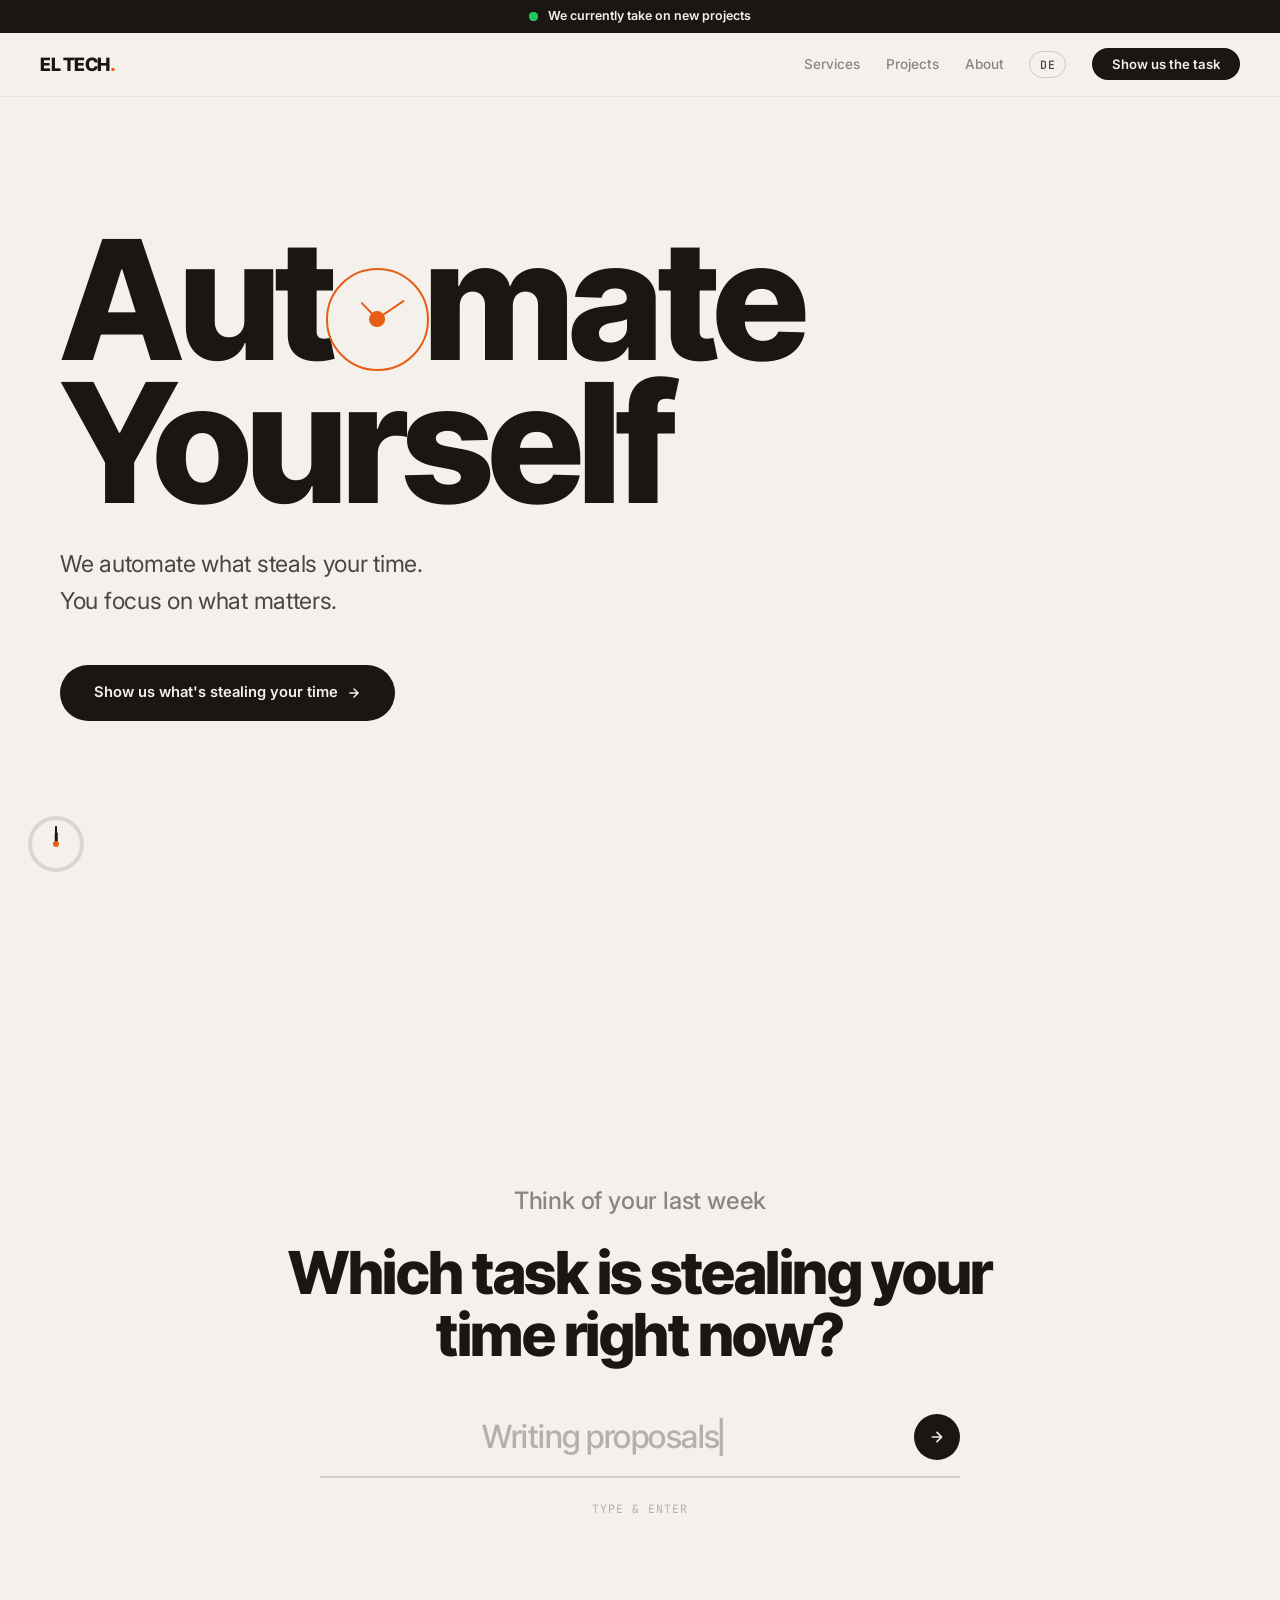
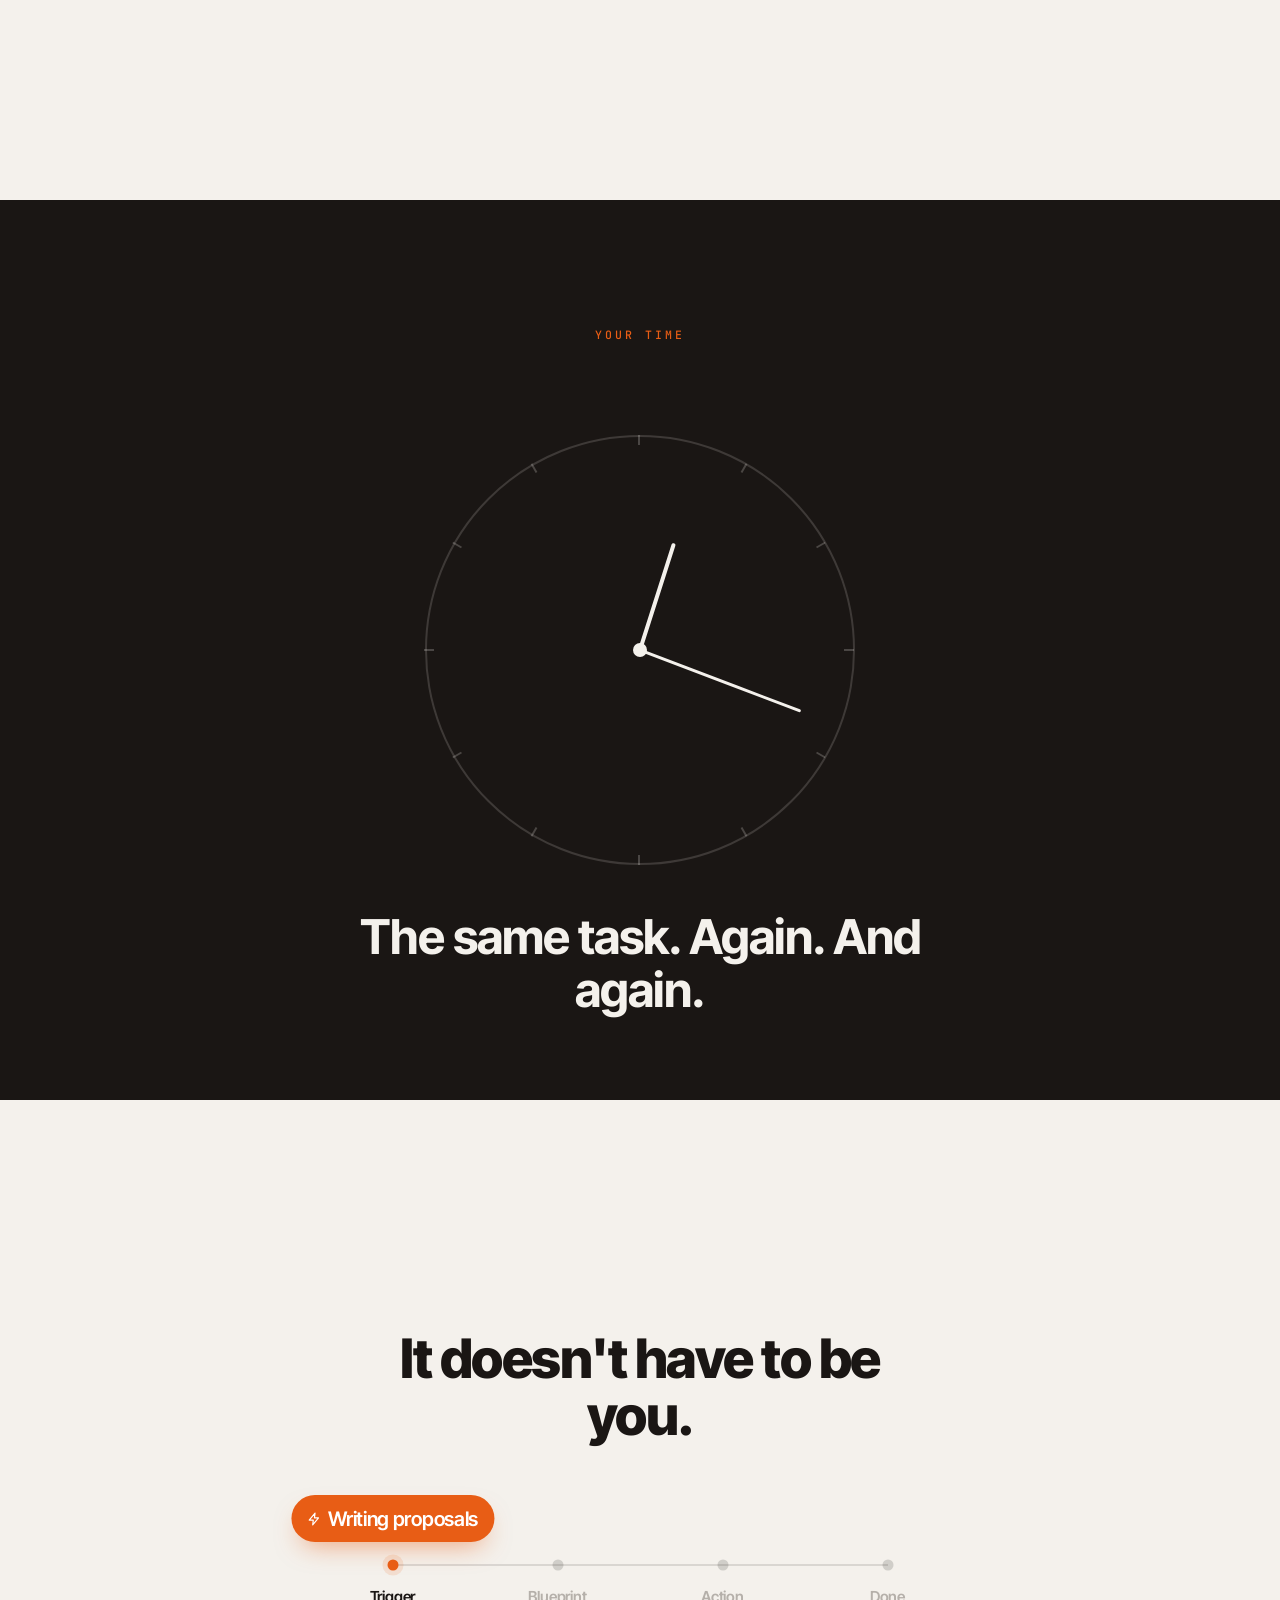
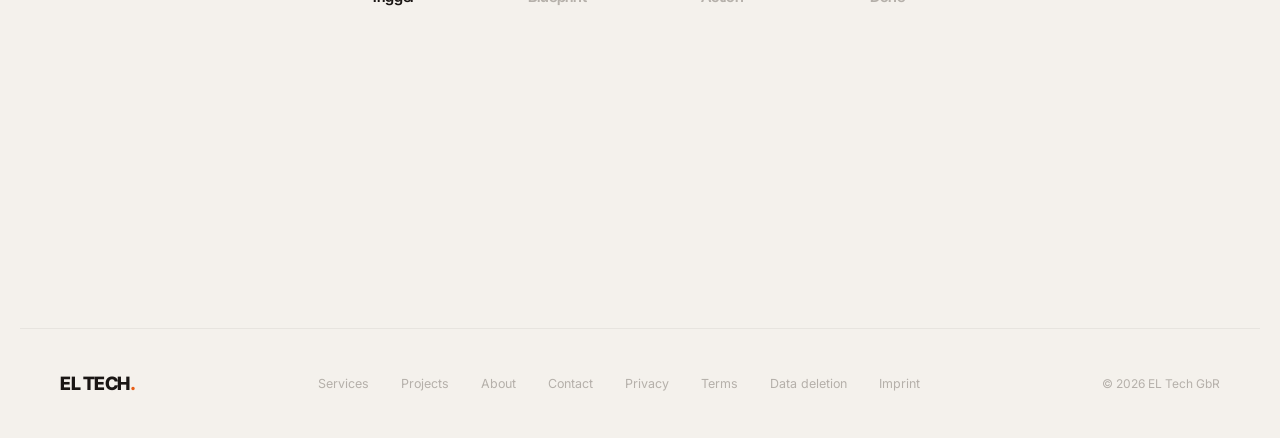
<file: index.html>
<!DOCTYPE html>
<html lang="de">
<head>
<meta charset="UTF-8">
<meta name="viewport" content="width=device-width, initial-scale=1.0">
<title>EL Tech · Automatisierung & IT-Dienstleistungen aus Nürnberg</title>
<meta name="description" content="EL Tech automatisiert die Aufgaben, die dir täglich Zeit stehlen: Prozessautomatisierung, Workflow-Automatisierung, KI-Integration und IT-Dienstleistungen für Unternehmen.">
<meta name="robots" content="index, follow, max-image-preview:large, max-snippet:-1">
<link rel="canonical" href="https://el-tech.io/">
<meta name="theme-color" content="#f4f1ec">
<link rel="icon" href="data:image/svg+xml,%3Csvg%20xmlns='http://www.w3.org/2000/svg'%20viewBox='0%200%2032%2032'%3E%3Crect%20width='32'%20height='32'%20rx='7'%20fill='%231a1614'/%3E%3Ctext%20x='13'%20y='21'%20font-family='Arial,sans-serif'%20font-size='13'%20font-weight='700'%20fill='%23f4f1ec'%20text-anchor='middle'%3EEL%3C/text%3E%3Ccircle%20cx='25'%20cy='22'%20r='2.4'%20fill='%23e85d15'/%3E%3C/svg%3E">
<meta property="og:type" content="website">
<meta property="og:site_name" content="EL Tech">
<meta property="og:locale" content="de_DE">
<meta property="og:url" content="https://el-tech.io/">
<meta property="og:title" content="EL Tech · Automatisierung & IT-Dienstleistungen aus Nürnberg">
<meta property="og:description" content="Zeig uns die eine Aufgabe, die dir Zeit raubt — den Rest übernimmt die Maschine.">
<meta property="og:image" content="https://el-tech.io/og.png">
<meta name="twitter:card" content="summary_large_image">
<meta name="twitter:title" content="EL Tech · Automatisierung & IT-Dienstleistungen aus Nürnberg">
<meta name="twitter:description" content="Zeig uns die eine Aufgabe, die dir Zeit raubt — den Rest übernimmt die Maschine.">
<meta name="twitter:image" content="https://el-tech.io/og.png">
<link rel="preconnect" href="https://fonts.googleapis.com"><link rel="preconnect" href="https://fonts.gstatic.com" crossorigin>
<link href="https://fonts.googleapis.com/css2?family=Inter:wght@400;500;600;700&family=Inter+Tight:wght@500;600;700;800;900&family=JetBrains+Mono:wght@400;500&display=swap" rel="stylesheet">
<link rel="stylesheet" href="styles.css">
<script type="application/ld+json">
{
  "@context": "https://schema.org",
  "@type": "ProfessionalService",
  "name": "EL Tech",
  "legalName": "EL Tech GbR",
  "url": "https://el-tech.io/",
  "image": "https://el-tech.io/og.png",
  "email": "hello@el-tech.io",
  "telephone": "+4917614265579",
  "priceRange": "\u20ac\u20ac",
  "description": "EL Tech entwickelt ma\u00dfgeschneiderte Automatisierungen und digitale Prozessl\u00f6sungen \u2014 Prozessautomatisierung, Workflow-Automatisierung, KI-Integration und IT-Dienstleistungen f\u00fcr Unternehmen.",
  "areaServed": { "@type": "Country", "name": "Deutschland" },
  "address": { "@type": "PostalAddress", "streetAddress": "Oedenberger Str. 97", "postalCode": "90491", "addressLocality": "N\u00fcrnberg", "addressRegion": "Bayern", "addressCountry": "DE" },
  "knowsAbout": ["Prozessautomatisierung", "Workflow-Automatisierung", "Hyperautomatisierung", "KI-Integration", "IT-Dienstleistungen", "Business Process Automation"],
  "sameAs": [
    "https://www.linkedin.com/company/eltechnologies",
    "https://www.instagram.com/eltech.io/"
  ],
  "hasOfferCatalog": {
    "@type": "OfferCatalog", "name": "Leistungen",
    "itemListElement": [
      { "@type": "Offer", "itemOffered": { "@type": "Service", "name": "Prozessautomatisierung" } },
      { "@type": "Offer", "itemOffered": { "@type": "Service", "name": "Workflow- & Hyperautomatisierung" } },
      { "@type": "Offer", "itemOffered": { "@type": "Service", "name": "KI-Integration" } },
      { "@type": "Offer", "itemOffered": { "@type": "Service", "name": "IT-Dienstleistungen" } }
    ]
  }
}
</script>
</head>
<body data-title-de="EL Tech · Automatisierung & IT-Dienstleistungen aus Nürnberg" data-title-en="EL Tech · Automation & IT services from Nuremberg">

<div class="mini-clock" id="miniClock" aria-hidden="true"><div class="mc-ring" id="mcRing"></div><div class="mc-hand mc-hour" id="mcHour"></div><div class="mc-hand mc-min" id="mcMin"></div><div class="mc-center"></div></div>

<div class="site-header">
<div class="announce"><div class="slot" id="slotNav"><span class="slot-mark"></span><span class="slot-text"></span></div></div>
<nav id="nav">
  <a href="/" class="logo">EL TECH<span>.</span></a>
  <ul class="nav-links" id="navLinks">
    <li><a data-i18n="nav.services" href="leistungen">Leistungen</a></li>
    <li><a data-i18n="nav.work" href="projekte">Projekte</a></li>
    <li><a data-i18n="nav.about" href="ueber-uns">Über uns</a></li>
    <li><button id="langToggle" class="lang-toggle" onclick="toggleLang()" aria-label="Switch language">EN</button></li>
    <li><a data-i18n="nav.cta" href="kontakt" class="nav-cta">Aufgabe zeigen</a></li>
  </ul>
  <button class="hamburger" onclick="toggleMenu()" aria-label="Menü"><span></span><span></span><span></span></button>
</nav>
</div>

<!-- HERO -->
<section class="hero" id="hero">
  <div class="hero-content">
    <h1 class="hero-h1" id="heroH1">
      <span class="ln">Aut<span class="o-wrap"><span class="o-letter" id="oLetter">o</span></span>mate</span>
      <span class="ln ln2" id="ln2">Yourself<span class="ul" id="heroUl"></span></span>
    </h1>
    <span class="clock-o" id="clockO" aria-hidden="true"><i class="oc-min"></i><i class="oc-hour"></i><i class="oc-dot"></i></span>
    <p class="hero-sub" data-i18n-html="hero.sub">Wir automatisieren, was dir die Zeit raubt.<br>Du machst das, was zählt.</p>
    <div class="hero-cta-wrap">
      <a href="#task" class="btn btn-dark">
        <span data-i18n="hero.cta">Zeig uns, was dir die Zeit raubt</span>
        <svg width="14" height="14" viewBox="0 0 24 24" fill="none" stroke="currentColor" stroke-width="2.5" stroke-linecap="round" stroke-linejoin="round"><path d="M5 12h14M12 5l7 7-7 7"/></svg>
      </a>
    </div>
  </div>
</section>

<!-- TASK -->
<section class="task-screen reveal" id="task">
  <span class="task-lead" data-i18n="task.eyebrow">Denk an deine letzte Woche</span>
  <h2 class="task-q" data-i18n="task.q">Welche Aufgabe raubt dir gerade Zeit?</h2>
  <div class="flow" id="flow">
    <form class="task-field" onsubmit="return doneTask(event)">
      <input class="task-input" id="taskInput" type="text" autocomplete="off" maxlength="42" aria-label="Die Aufgabe, die dir gerade Zeit raubt">
      <button type="submit" class="task-go" aria-label="Los">
        <svg width="16" height="16" viewBox="0 0 24 24" fill="none" stroke="currentColor" stroke-width="2.5" stroke-linecap="round" stroke-linejoin="round"><path d="M5 12h14M12 5l7 7-7 7"/></svg>
      </button>
    </form>
    <p class="task-hint" id="taskHint" data-i18n="task.hint">Tippen &amp; Enter</p>
    <p class="task-ack" id="taskAck" data-i18n="task.ack">Schau, was dich das wirklich kostet.</p>
  </div>
</section>

<!-- SCENE -->
<section class="scene" id="scene">
  <div class="scene-stage">
    <span class="scene-label label" data-i18n="scene.label">Deine Zeit</span>
    <p class="scene-task" id="sceneTask" hidden></p>
    <div class="clock" id="clock">
      <div class="clock-face"></div>
      <div class="hand h-hour" id="handHour"></div>
      <div class="hand h-min" id="handMin"></div>
      <div class="clock-center"></div>
    </div>
    <div class="scene-beats">
      <p class="beat" data-i18n="scene.b1">Dieselbe Aufgabe. Wieder. Und wieder.</p>
      <p class="beat" data-i18n="scene.b2">So verrinnt deine Zeit.</p>
      <p class="beat" data-i18n-html="scene.b3">Und die Zeit bekommst du <b>zurück</b>.</p>
    </div>
  </div>
</section>

<!-- SOLUTION -->
<section class="solution reveal" id="solution">
  <h2 class="solution-lead" data-i18n="solution.lead">Es muss nicht von dir kommen.</h2>
  <div class="pipe" aria-hidden="true">
    <div class="pipe-rail" id="pipeRail">
      <span class="pipe-chip" id="pipeChip"><svg width="14" height="14" viewBox="0 0 24 24" fill="none" stroke="currentColor" stroke-width="2" stroke-linecap="round" stroke-linejoin="round"><path d="M13 2L3 14h7l-1 8 10-12h-7l1-8z"/></svg><span id="pipeChipText">Aufgabe</span></span>
      <div class="pipe-line2">
        <div class="pipe-base"></div>
        <div class="pipe-prog" id="pipeProg"></div>
        <span class="dot" style="left:12.5%"></span>
        <span class="dot" style="left:37.5%"></span>
        <span class="dot" style="left:62.5%"></span>
        <span class="dot" style="left:87.5%"></span>
      </div>
      <div class="pipe-labels">
        <span data-i18n="pipe.n1">Auslöser</span>
        <span data-i18n="pipe.n2">Konzeption</span>
        <span data-i18n="pipe.n3">Aktion</span>
        <span data-i18n="pipe.n4">Erledigt</span>
      </div>
    </div>
    <p class="pipe-result" id="pipeResult" data-i18n-html="pipe.result">Läuft jetzt <b>von selbst</b>. Jede Woche aufs Neue.</p>
  </div>
</section>


<footer>
  <a href="/" class="logo">EL TECH<span>.</span></a>
  <div class="footer-links">
    <a href="leistungen" data-i18n="nav.services">Leistungen</a>
    <a href="projekte" data-i18n="nav.work">Projekte</a>
    <a href="ueber-uns" data-i18n="nav.about">Über uns</a>
    <a href="kontakt" data-i18n="footer.contact">Kontakt</a>
    <a href="datenschutz" data-i18n="footer.privacy">Datenschutz</a>
    <a href="agb" data-i18n="footer.terms">AGB</a>
    <a href="datenloeschung" data-i18n="footer.deletion">Datenlöschung</a>
    <a href="impressum" data-i18n="footer.imprint">Impressum</a>
  </div>
  <div class="footer-copy">© 2026 EL Tech GbR</div>
</footer>
<script src="app.js"></script>
</body>
</html>
</file>
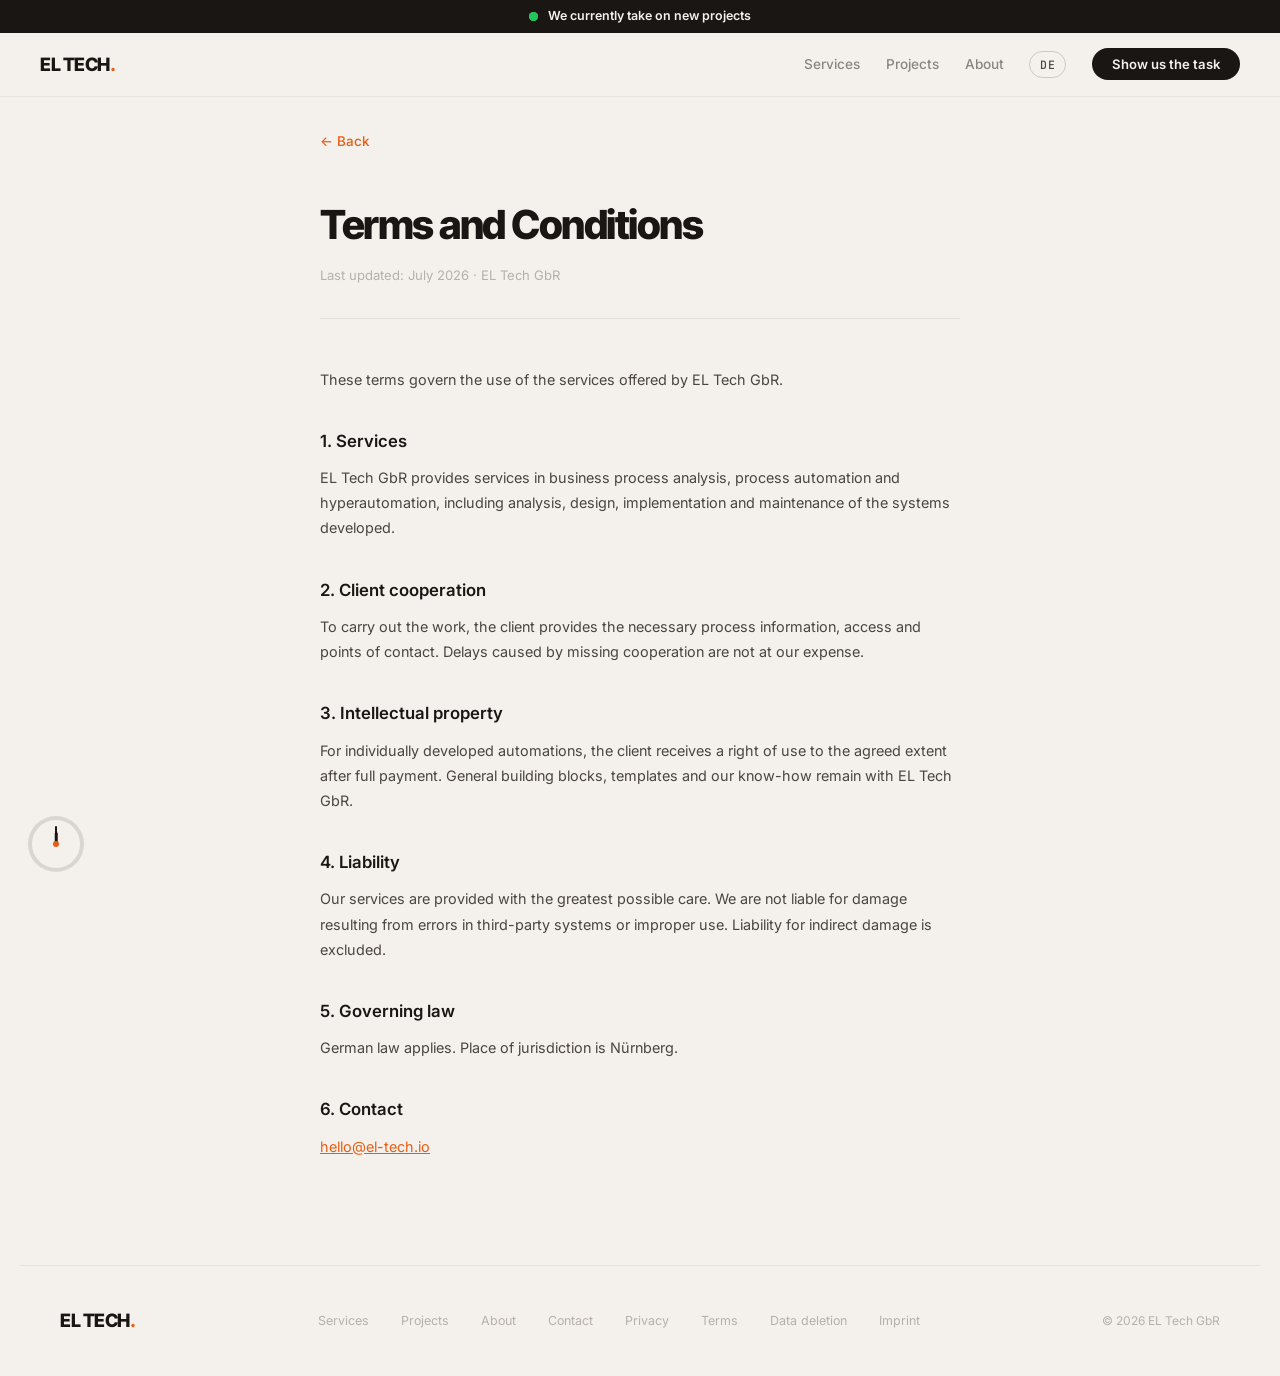
<file: agb.html>
<!DOCTYPE html>
<html lang="de">
<head>
<meta charset="UTF-8">
<meta name="viewport" content="width=device-width, initial-scale=1.0">
<title>AGB · EL Tech</title>
<meta name="description" content="Allgemeine Geschäftsbedingungen der EL Tech GbR.">
<meta name="robots" content="index, follow, max-image-preview:large, max-snippet:-1">
<link rel="canonical" href="https://el-tech.io/agb">
<meta name="theme-color" content="#f4f1ec">
<link rel="icon" href="data:image/svg+xml,%3Csvg%20xmlns='http://www.w3.org/2000/svg'%20viewBox='0%200%2032%2032'%3E%3Crect%20width='32'%20height='32'%20rx='7'%20fill='%231a1614'/%3E%3Ctext%20x='13'%20y='21'%20font-family='Arial,sans-serif'%20font-size='13'%20font-weight='700'%20fill='%23f4f1ec'%20text-anchor='middle'%3EEL%3C/text%3E%3Ccircle%20cx='25'%20cy='22'%20r='2.4'%20fill='%23e85d15'/%3E%3C/svg%3E">
<meta property="og:type" content="website">
<meta property="og:site_name" content="EL Tech">
<meta property="og:locale" content="de_DE">
<meta property="og:url" content="https://el-tech.io/agb">
<meta property="og:title" content="AGB · EL Tech">
<meta property="og:description" content="AGB der EL Tech GbR.">
<meta property="og:image" content="https://el-tech.io/og.png">
<meta name="twitter:card" content="summary_large_image">
<meta name="twitter:title" content="AGB · EL Tech">
<meta name="twitter:description" content="AGB der EL Tech GbR.">
<meta name="twitter:image" content="https://el-tech.io/og.png">
<link rel="preconnect" href="https://fonts.googleapis.com"><link rel="preconnect" href="https://fonts.gstatic.com" crossorigin>
<link href="https://fonts.googleapis.com/css2?family=Inter:wght@400;500;600;700&family=Inter+Tight:wght@500;600;700;800;900&family=JetBrains+Mono:wght@400;500&display=swap" rel="stylesheet">
<link rel="stylesheet" href="styles.css">
</head>
<body data-title-de="AGB · EL Tech" data-title-en="Terms · EL Tech">

<div class="mini-clock" id="miniClock" aria-hidden="true"><div class="mc-ring" id="mcRing"></div><div class="mc-hand mc-hour" id="mcHour"></div><div class="mc-hand mc-min" id="mcMin"></div><div class="mc-center"></div></div>

<div class="site-header">
<div class="announce"><div class="slot" id="slotNav"><span class="slot-mark"></span><span class="slot-text"></span></div></div>
<nav id="nav">
  <a href="/" class="logo">EL TECH<span>.</span></a>
  <ul class="nav-links" id="navLinks">
    <li><a data-i18n="nav.services" href="leistungen">Leistungen</a></li>
    <li><a data-i18n="nav.work" href="projekte">Projekte</a></li>
    <li><a data-i18n="nav.about" href="ueber-uns">Über uns</a></li>
    <li><button id="langToggle" class="lang-toggle" onclick="toggleLang()" aria-label="Switch language">EN</button></li>
    <li><a data-i18n="nav.cta" href="kontakt" class="nav-cta">Aufgabe zeigen</a></li>
  </ul>
  <button class="hamburger" onclick="toggleMenu()" aria-label="Menü"><span></span><span></span><span></span></button>
</nav>
</div>

<div class="legal-page active">
  <a href="/" class="back-link" data-i18n="legal.back">← Zurück</a>
  <div data-lang="de">
    <h1>Allgemeine Geschäftsbedingungen</h1>
    <div class="legal-meta">Stand: Juli 2026 · EL Tech GbR</div>
  <p>Diese AGB regeln die Nutzung der von EL Tech GbR angebotenen Dienste.</p>
  <h2>1. Leistungen</h2>
  <p>EL Tech GbR erbringt Leistungen in den Bereichen Business Process Analysis, Prozessautomatisierung und Hyperautomatisierung, einschließlich Analyse, Konzeption, Umsetzung sowie Wartung der entwickelten Systeme.</p>
  <h2>2. Mitwirkung des Kunden</h2>
  <p>Für die Umsetzung stellt der Kunde die erforderlichen Prozessinformationen, Zugänge und Ansprechpartner bereit. Verzögerungen aufgrund fehlender Mitwirkung gehen nicht zu unseren Lasten.</p>
  <h2>3. Geistiges Eigentum</h2>
  <p>An individuell entwickelten Automatisierungen erhält der Kunde nach vollständiger Bezahlung ein Nutzungsrecht im vereinbarten Umfang. Allgemeine Bausteine, Vorlagen und unser Know-how verbleiben bei EL Tech GbR.</p>
  <h2>4. Haftung</h2>
  <p>Unsere Dienste werden mit größtmöglicher Sorgfalt erbracht. Für Schäden aus Fehlern in Drittsystemen oder unsachgemäßer Nutzung haften wir nicht. Eine Haftung für indirekte Schäden ist ausgeschlossen.</p>
  <h2>5. Anwendbares Recht</h2>
  <p>Es gilt deutsches Recht. Gerichtsstand ist Nürnberg.</p>
  <h2>6. Kontakt</h2>
  <p><a href="mailto:hello@el-tech.io">hello@el-tech.io</a></p>
  </div>
  <div data-lang="en">
    <h1>Terms and Conditions</h1>
    <div class="legal-meta">Last updated: July 2026 · EL Tech GbR</div>
  <p>These terms govern the use of the services offered by EL Tech GbR.</p>
  <h2>1. Services</h2>
  <p>EL Tech GbR provides services in business process analysis, process automation and hyperautomation, including analysis, design, implementation and maintenance of the systems developed.</p>
  <h2>2. Client cooperation</h2>
  <p>To carry out the work, the client provides the necessary process information, access and points of contact. Delays caused by missing cooperation are not at our expense.</p>
  <h2>3. Intellectual property</h2>
  <p>For individually developed automations, the client receives a right of use to the agreed extent after full payment. General building blocks, templates and our know-how remain with EL Tech GbR.</p>
  <h2>4. Liability</h2>
  <p>Our services are provided with the greatest possible care. We are not liable for damage resulting from errors in third-party systems or improper use. Liability for indirect damage is excluded.</p>
  <h2>5. Governing law</h2>
  <p>German law applies. Place of jurisdiction is Nürnberg.</p>
  <h2>6. Contact</h2>
  <p><a href="mailto:hello@el-tech.io">hello@el-tech.io</a></p>
  </div>
</div>

<footer>
  <a href="/" class="logo">EL TECH<span>.</span></a>
  <div class="footer-links">
    <a href="leistungen" data-i18n="nav.services">Leistungen</a>
    <a href="projekte" data-i18n="nav.work">Projekte</a>
    <a href="ueber-uns" data-i18n="nav.about">Über uns</a>
    <a href="kontakt" data-i18n="footer.contact">Kontakt</a>
    <a href="datenschutz" data-i18n="footer.privacy">Datenschutz</a>
    <a href="agb" data-i18n="footer.terms">AGB</a>
    <a href="datenloeschung" data-i18n="footer.deletion">Datenlöschung</a>
    <a href="impressum" data-i18n="footer.imprint">Impressum</a>
  </div>
  <div class="footer-copy">© 2026 EL Tech GbR</div>
</footer>
<script src="app.js"></script>
</body>
</html>
</file>
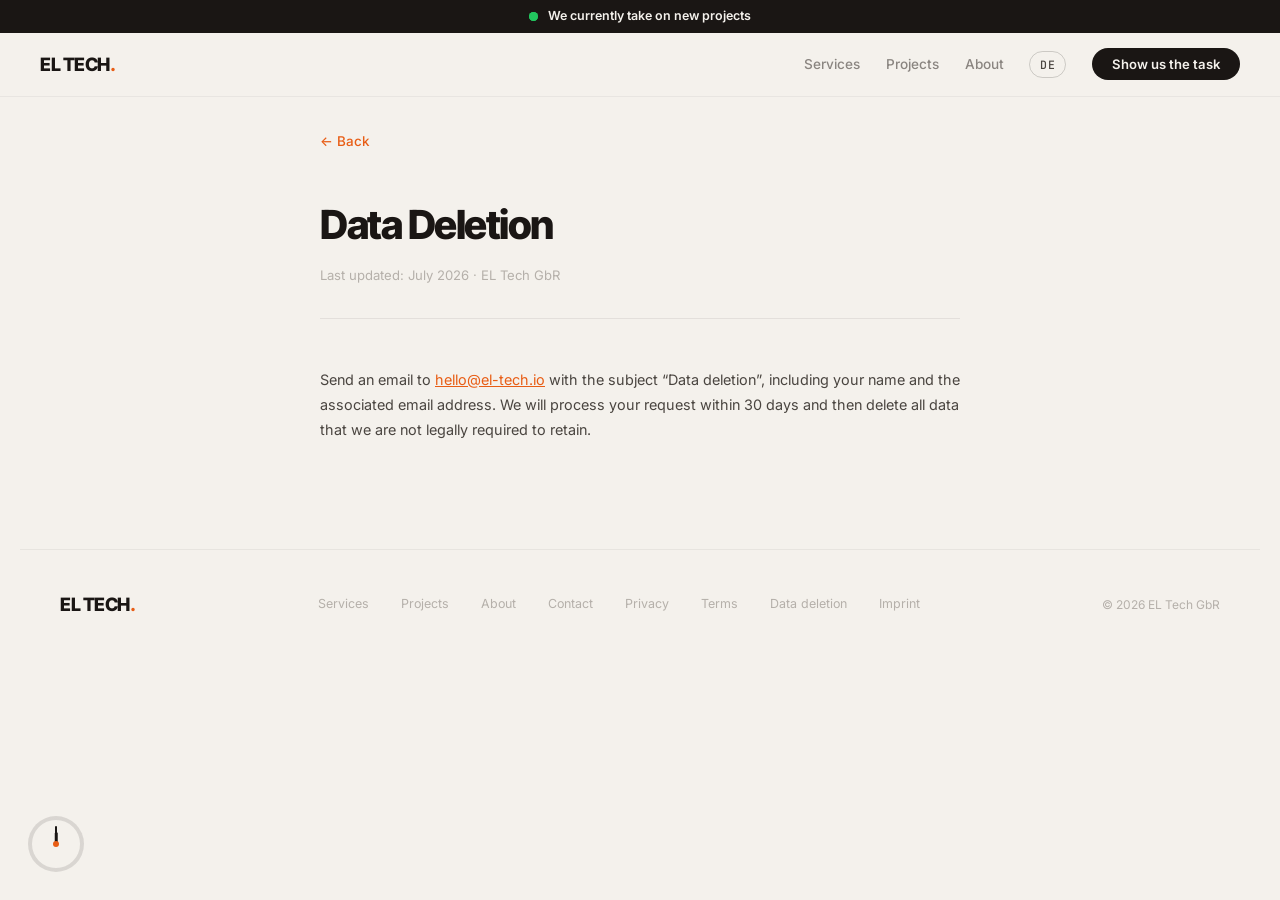
<file: datenloeschung.html>
<!DOCTYPE html>
<html lang="de">
<head>
<meta charset="UTF-8">
<meta name="viewport" content="width=device-width, initial-scale=1.0">
<title>Datenlöschung · EL Tech</title>
<meta name="description" content="So beantragen Sie die Löschung Ihrer Daten bei der EL Tech GbR.">
<meta name="robots" content="index, follow, max-image-preview:large, max-snippet:-1">
<link rel="canonical" href="https://el-tech.io/datenloeschung">
<meta name="theme-color" content="#f4f1ec">
<link rel="icon" href="data:image/svg+xml,%3Csvg%20xmlns='http://www.w3.org/2000/svg'%20viewBox='0%200%2032%2032'%3E%3Crect%20width='32'%20height='32'%20rx='7'%20fill='%231a1614'/%3E%3Ctext%20x='13'%20y='21'%20font-family='Arial,sans-serif'%20font-size='13'%20font-weight='700'%20fill='%23f4f1ec'%20text-anchor='middle'%3EEL%3C/text%3E%3Ccircle%20cx='25'%20cy='22'%20r='2.4'%20fill='%23e85d15'/%3E%3C/svg%3E">
<meta property="og:type" content="website">
<meta property="og:site_name" content="EL Tech">
<meta property="og:locale" content="de_DE">
<meta property="og:url" content="https://el-tech.io/datenloeschung">
<meta property="og:title" content="Datenlöschung · EL Tech">
<meta property="og:description" content="Datenlöschung bei EL Tech.">
<meta property="og:image" content="https://el-tech.io/og.png">
<meta name="twitter:card" content="summary_large_image">
<meta name="twitter:title" content="Datenlöschung · EL Tech">
<meta name="twitter:description" content="Datenlöschung bei EL Tech.">
<meta name="twitter:image" content="https://el-tech.io/og.png">
<link rel="preconnect" href="https://fonts.googleapis.com"><link rel="preconnect" href="https://fonts.gstatic.com" crossorigin>
<link href="https://fonts.googleapis.com/css2?family=Inter:wght@400;500;600;700&family=Inter+Tight:wght@500;600;700;800;900&family=JetBrains+Mono:wght@400;500&display=swap" rel="stylesheet">
<link rel="stylesheet" href="styles.css">
</head>
<body data-title-de="Datenlöschung · EL Tech" data-title-en="Data deletion · EL Tech">

<div class="mini-clock" id="miniClock" aria-hidden="true"><div class="mc-ring" id="mcRing"></div><div class="mc-hand mc-hour" id="mcHour"></div><div class="mc-hand mc-min" id="mcMin"></div><div class="mc-center"></div></div>

<div class="site-header">
<div class="announce"><div class="slot" id="slotNav"><span class="slot-mark"></span><span class="slot-text"></span></div></div>
<nav id="nav">
  <a href="/" class="logo">EL TECH<span>.</span></a>
  <ul class="nav-links" id="navLinks">
    <li><a data-i18n="nav.services" href="leistungen">Leistungen</a></li>
    <li><a data-i18n="nav.work" href="projekte">Projekte</a></li>
    <li><a data-i18n="nav.about" href="ueber-uns">Über uns</a></li>
    <li><button id="langToggle" class="lang-toggle" onclick="toggleLang()" aria-label="Switch language">EN</button></li>
    <li><a data-i18n="nav.cta" href="kontakt" class="nav-cta">Aufgabe zeigen</a></li>
  </ul>
  <button class="hamburger" onclick="toggleMenu()" aria-label="Menü"><span></span><span></span><span></span></button>
</nav>
</div>

<div class="legal-page active">
  <a href="/" class="back-link" data-i18n="legal.back">← Zurück</a>
  <div data-lang="de">
    <h1>Datenlöschung</h1>
    <div class="legal-meta">Stand: Juli 2026 · EL Tech GbR</div>
  <p>Senden Sie eine E-Mail an <a href="mailto:hello@el-tech.io">hello@el-tech.io</a> mit dem Betreff „Datenlöschung" sowie Ihrem Namen und der verknüpften E-Mail-Adresse. Wir bearbeiten Ihren Antrag innerhalb von 30 Tagen und löschen anschließend alle Daten, die nicht gesetzlich aufbewahrt werden müssen.</p>
  </div>
  <div data-lang="en">
    <h1>Data Deletion</h1>
    <div class="legal-meta">Last updated: July 2026 · EL Tech GbR</div>
  <p>Send an email to <a href="mailto:hello@el-tech.io">hello@el-tech.io</a> with the subject “Data deletion”, including your name and the associated email address. We will process your request within 30 days and then delete all data that we are not legally required to retain.</p>
  </div>
</div>

<footer>
  <a href="/" class="logo">EL TECH<span>.</span></a>
  <div class="footer-links">
    <a href="leistungen" data-i18n="nav.services">Leistungen</a>
    <a href="projekte" data-i18n="nav.work">Projekte</a>
    <a href="ueber-uns" data-i18n="nav.about">Über uns</a>
    <a href="kontakt" data-i18n="footer.contact">Kontakt</a>
    <a href="datenschutz" data-i18n="footer.privacy">Datenschutz</a>
    <a href="agb" data-i18n="footer.terms">AGB</a>
    <a href="datenloeschung" data-i18n="footer.deletion">Datenlöschung</a>
    <a href="impressum" data-i18n="footer.imprint">Impressum</a>
  </div>
  <div class="footer-copy">© 2026 EL Tech GbR</div>
</footer>
<script src="app.js"></script>
</body>
</html>
</file>
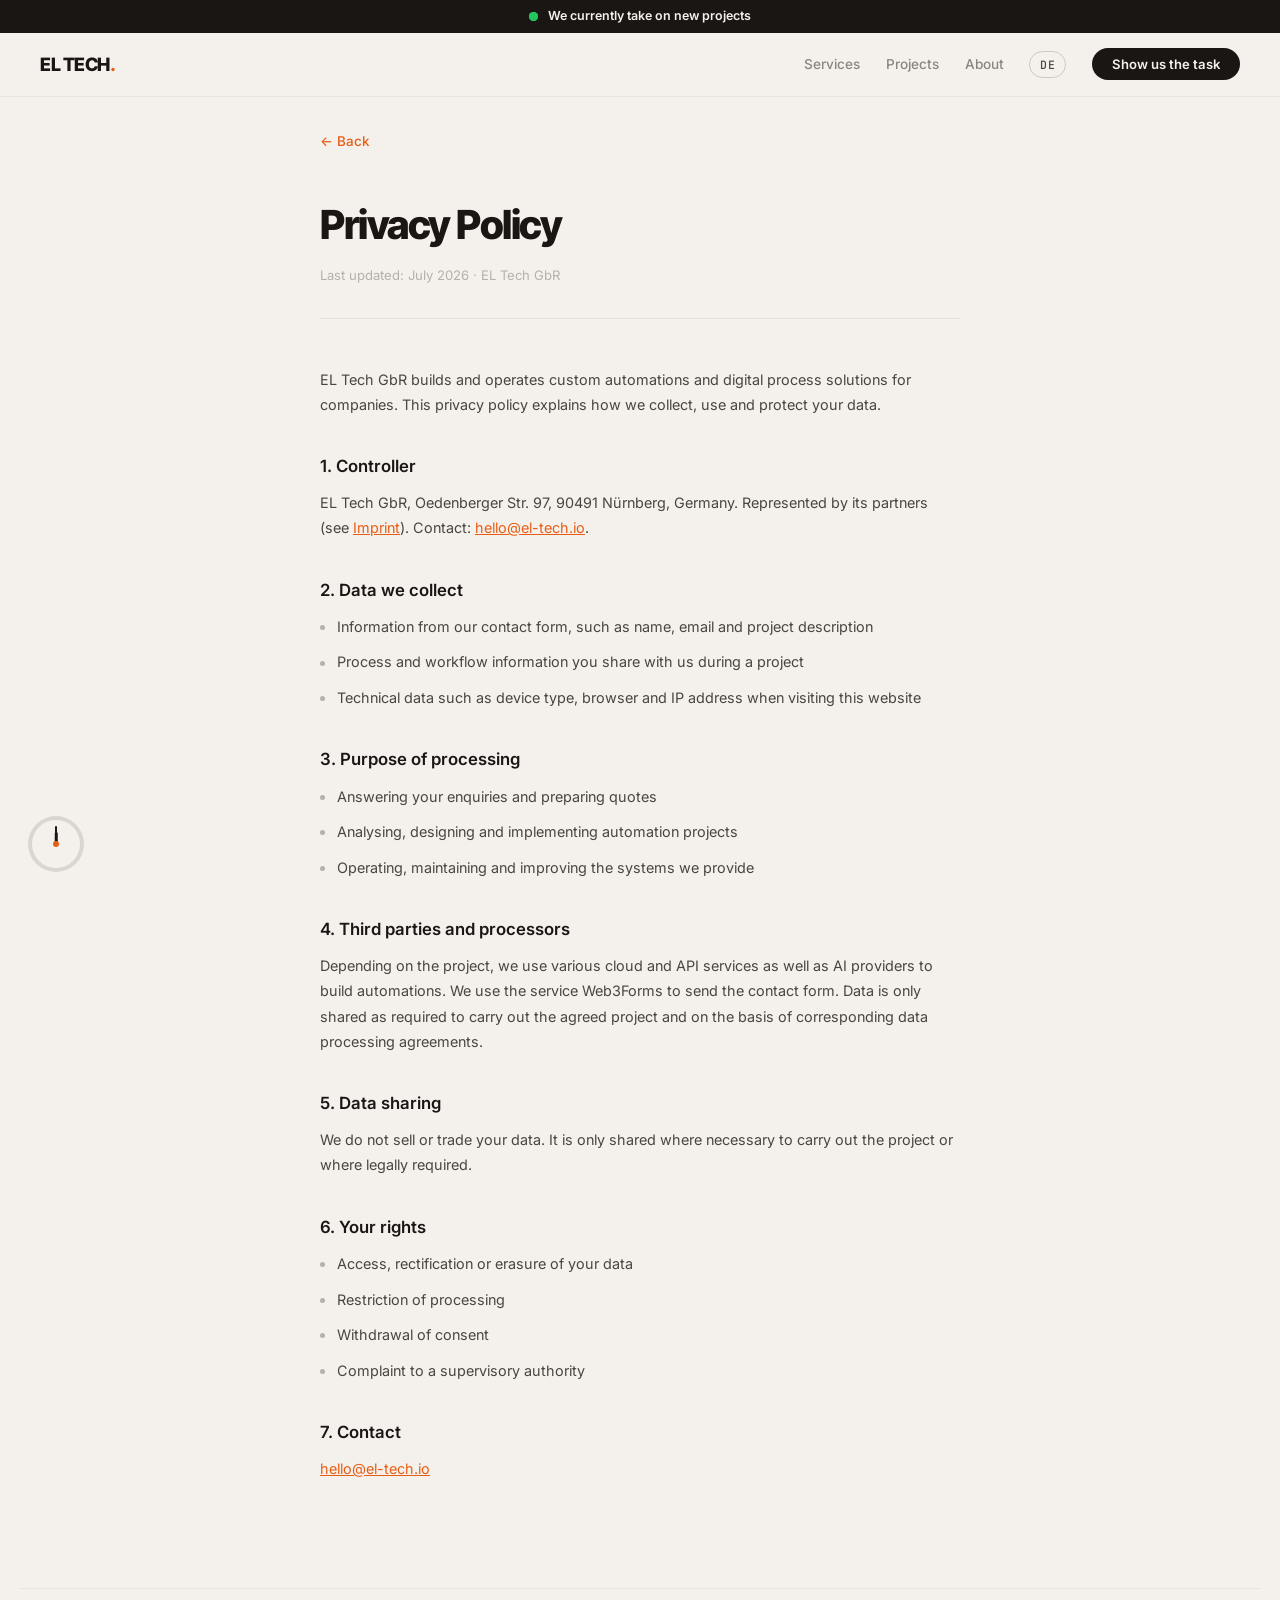
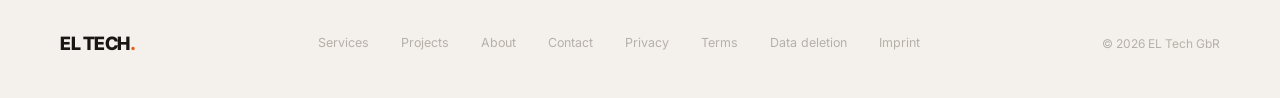
<file: datenschutz.html>
<!DOCTYPE html>
<html lang="de">
<head>
<meta charset="UTF-8">
<meta name="viewport" content="width=device-width, initial-scale=1.0">
<title>Datenschutz · EL Tech</title>
<meta name="description" content="Datenschutzerklärung der EL Tech GbR.">
<meta name="robots" content="index, follow, max-image-preview:large, max-snippet:-1">
<link rel="canonical" href="https://el-tech.io/datenschutz">
<meta name="theme-color" content="#f4f1ec">
<link rel="icon" href="data:image/svg+xml,%3Csvg%20xmlns='http://www.w3.org/2000/svg'%20viewBox='0%200%2032%2032'%3E%3Crect%20width='32'%20height='32'%20rx='7'%20fill='%231a1614'/%3E%3Ctext%20x='13'%20y='21'%20font-family='Arial,sans-serif'%20font-size='13'%20font-weight='700'%20fill='%23f4f1ec'%20text-anchor='middle'%3EEL%3C/text%3E%3Ccircle%20cx='25'%20cy='22'%20r='2.4'%20fill='%23e85d15'/%3E%3C/svg%3E">
<meta property="og:type" content="website">
<meta property="og:site_name" content="EL Tech">
<meta property="og:locale" content="de_DE">
<meta property="og:url" content="https://el-tech.io/datenschutz">
<meta property="og:title" content="Datenschutz · EL Tech">
<meta property="og:description" content="Datenschutzerklärung der EL Tech GbR.">
<meta property="og:image" content="https://el-tech.io/og.png">
<meta name="twitter:card" content="summary_large_image">
<meta name="twitter:title" content="Datenschutz · EL Tech">
<meta name="twitter:description" content="Datenschutzerklärung der EL Tech GbR.">
<meta name="twitter:image" content="https://el-tech.io/og.png">
<link rel="preconnect" href="https://fonts.googleapis.com"><link rel="preconnect" href="https://fonts.gstatic.com" crossorigin>
<link href="https://fonts.googleapis.com/css2?family=Inter:wght@400;500;600;700&family=Inter+Tight:wght@500;600;700;800;900&family=JetBrains+Mono:wght@400;500&display=swap" rel="stylesheet">
<link rel="stylesheet" href="styles.css">
</head>
<body data-title-de="Datenschutz · EL Tech" data-title-en="Privacy · EL Tech">

<div class="mini-clock" id="miniClock" aria-hidden="true"><div class="mc-ring" id="mcRing"></div><div class="mc-hand mc-hour" id="mcHour"></div><div class="mc-hand mc-min" id="mcMin"></div><div class="mc-center"></div></div>

<div class="site-header">
<div class="announce"><div class="slot" id="slotNav"><span class="slot-mark"></span><span class="slot-text"></span></div></div>
<nav id="nav">
  <a href="/" class="logo">EL TECH<span>.</span></a>
  <ul class="nav-links" id="navLinks">
    <li><a data-i18n="nav.services" href="leistungen">Leistungen</a></li>
    <li><a data-i18n="nav.work" href="projekte">Projekte</a></li>
    <li><a data-i18n="nav.about" href="ueber-uns">Über uns</a></li>
    <li><button id="langToggle" class="lang-toggle" onclick="toggleLang()" aria-label="Switch language">EN</button></li>
    <li><a data-i18n="nav.cta" href="kontakt" class="nav-cta">Aufgabe zeigen</a></li>
  </ul>
  <button class="hamburger" onclick="toggleMenu()" aria-label="Menü"><span></span><span></span><span></span></button>
</nav>
</div>

<div class="legal-page active">
  <a href="/" class="back-link" data-i18n="legal.back">← Zurück</a>
  <div data-lang="de">
    <h1>Datenschutzerklärung</h1>
    <div class="legal-meta">Stand: Juli 2026 · EL Tech GbR</div>
  <p>EL Tech GbR entwickelt und betreibt maßgeschneiderte Automatisierungen und digitale Prozesslösungen für Unternehmen. Diese Datenschutzerklärung erläutert, wie wir Ihre Daten erheben, nutzen und schützen.</p>
  <h2>1. Verantwortliche Stelle</h2>
  <p>EL Tech GbR, Oedenberger Str. 97, 90491 Nürnberg, Deutschland. Vertreten durch die Gesellschafter (siehe <a href="impressum">Impressum</a>). Kontakt: <a href="mailto:hello@el-tech.io">hello@el-tech.io</a>.</p>
  <h2>2. Erhobene Daten</h2>
  <ul><li>Angaben über unser Kontaktformular, etwa Name, E-Mail und Projektbeschreibung</li><li>Prozess- und Workflow-Informationen, die Sie uns im Rahmen eines Projekts überlassen</li><li>Technische Daten wie Gerätetyp, Browser und IP-Adresse beim Besuch dieser Website</li></ul>
  <h2>3. Zweck der Verarbeitung</h2>
  <ul><li>Beantwortung Ihrer Anfragen und Erstellung von Angeboten</li><li>Analyse, Konzeption und Umsetzung von Automatisierungsprojekten</li><li>Betrieb, Wartung und Verbesserung der bereitgestellten Systeme</li></ul>
  <h2>4. Drittanbieter und Auftragsverarbeiter</h2>
  <p>Zur Umsetzung von Automatisierungen setzen wir je nach Projekt verschiedene Cloud- und API-Dienste sowie Anbieter für künstliche Intelligenz ein. Zum Versand des Kontaktformulars nutzen wir den Dienst Web3Forms. Eine Datenweitergabe erfolgt ausschließlich im Rahmen des vereinbarten Projekts und auf Grundlage entsprechender Vereinbarungen zur Auftragsverarbeitung.</p>
  <h2>5. Datenweitergabe</h2>
  <p>Wir verkaufen oder handeln nicht mit Ihren Daten. Eine Weitergabe erfolgt nur, soweit sie zur Projektdurchführung erforderlich ist oder eine gesetzliche Verpflichtung besteht.</p>
  <h2>6. Ihre Rechte</h2>
  <ul><li>Auskunft, Berichtigung oder Löschung Ihrer Daten</li><li>Einschränkung der Verarbeitung</li><li>Widerruf erteilter Einwilligungen</li><li>Beschwerde bei einer Aufsichtsbehörde</li></ul>
  <h2>7. Kontakt</h2>
  <p><a href="mailto:hello@el-tech.io">hello@el-tech.io</a></p>
  </div>
  <div data-lang="en">
    <h1>Privacy Policy</h1>
    <div class="legal-meta">Last updated: July 2026 · EL Tech GbR</div>
  <p>EL Tech GbR builds and operates custom automations and digital process solutions for companies. This privacy policy explains how we collect, use and protect your data.</p>
  <h2>1. Controller</h2>
  <p>EL Tech GbR, Oedenberger Str. 97, 90491 Nürnberg, Germany. Represented by its partners (see <a href="impressum">Imprint</a>). Contact: <a href="mailto:hello@el-tech.io">hello@el-tech.io</a>.</p>
  <h2>2. Data we collect</h2>
  <ul><li>Information from our contact form, such as name, email and project description</li><li>Process and workflow information you share with us during a project</li><li>Technical data such as device type, browser and IP address when visiting this website</li></ul>
  <h2>3. Purpose of processing</h2>
  <ul><li>Answering your enquiries and preparing quotes</li><li>Analysing, designing and implementing automation projects</li><li>Operating, maintaining and improving the systems we provide</li></ul>
  <h2>4. Third parties and processors</h2>
  <p>Depending on the project, we use various cloud and API services as well as AI providers to build automations. We use the service Web3Forms to send the contact form. Data is only shared as required to carry out the agreed project and on the basis of corresponding data processing agreements.</p>
  <h2>5. Data sharing</h2>
  <p>We do not sell or trade your data. It is only shared where necessary to carry out the project or where legally required.</p>
  <h2>6. Your rights</h2>
  <ul><li>Access, rectification or erasure of your data</li><li>Restriction of processing</li><li>Withdrawal of consent</li><li>Complaint to a supervisory authority</li></ul>
  <h2>7. Contact</h2>
  <p><a href="mailto:hello@el-tech.io">hello@el-tech.io</a></p>
  </div>
</div>

<footer>
  <a href="/" class="logo">EL TECH<span>.</span></a>
  <div class="footer-links">
    <a href="leistungen" data-i18n="nav.services">Leistungen</a>
    <a href="projekte" data-i18n="nav.work">Projekte</a>
    <a href="ueber-uns" data-i18n="nav.about">Über uns</a>
    <a href="kontakt" data-i18n="footer.contact">Kontakt</a>
    <a href="datenschutz" data-i18n="footer.privacy">Datenschutz</a>
    <a href="agb" data-i18n="footer.terms">AGB</a>
    <a href="datenloeschung" data-i18n="footer.deletion">Datenlöschung</a>
    <a href="impressum" data-i18n="footer.imprint">Impressum</a>
  </div>
  <div class="footer-copy">© 2026 EL Tech GbR</div>
</footer>
<script src="app.js"></script>
</body>
</html>
</file>
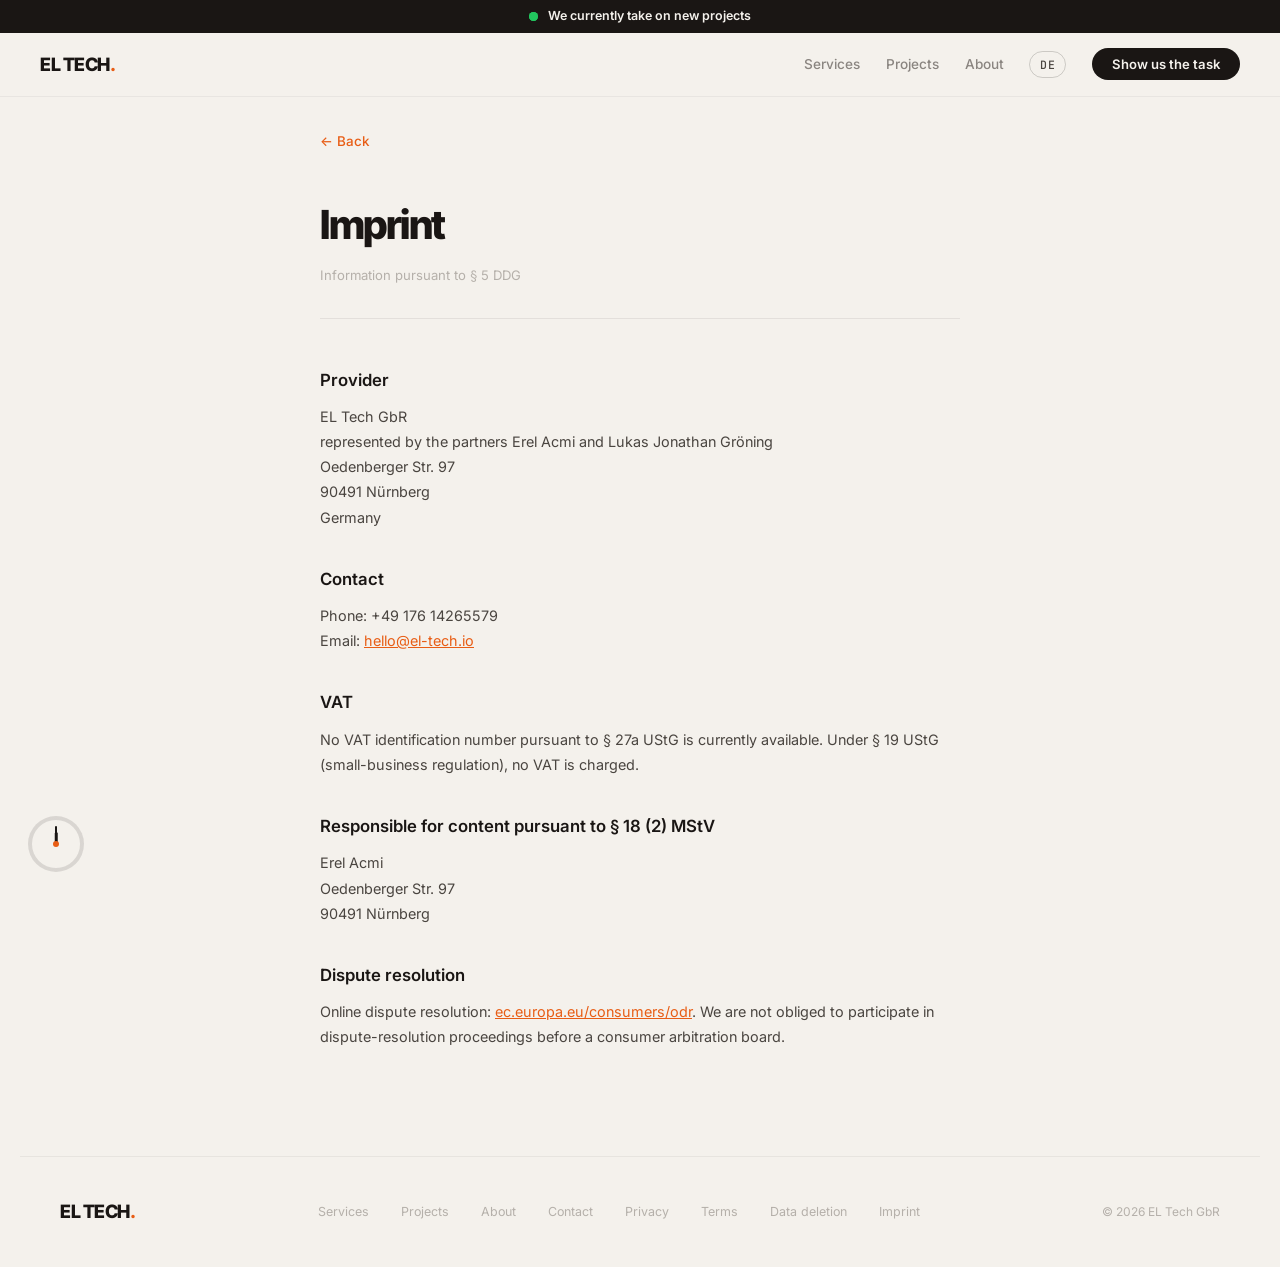
<file: impressum.html>
<!DOCTYPE html>
<html lang="de">
<head>
<meta charset="UTF-8">
<meta name="viewport" content="width=device-width, initial-scale=1.0">
<title>Impressum · EL Tech</title>
<meta name="description" content="Impressum der EL Tech GbR, Nürnberg.">
<meta name="robots" content="index, follow, max-image-preview:large, max-snippet:-1">
<link rel="canonical" href="https://el-tech.io/impressum">
<meta name="theme-color" content="#f4f1ec">
<link rel="icon" href="data:image/svg+xml,%3Csvg%20xmlns='http://www.w3.org/2000/svg'%20viewBox='0%200%2032%2032'%3E%3Crect%20width='32'%20height='32'%20rx='7'%20fill='%231a1614'/%3E%3Ctext%20x='13'%20y='21'%20font-family='Arial,sans-serif'%20font-size='13'%20font-weight='700'%20fill='%23f4f1ec'%20text-anchor='middle'%3EEL%3C/text%3E%3Ccircle%20cx='25'%20cy='22'%20r='2.4'%20fill='%23e85d15'/%3E%3C/svg%3E">
<meta property="og:type" content="website">
<meta property="og:site_name" content="EL Tech">
<meta property="og:locale" content="de_DE">
<meta property="og:url" content="https://el-tech.io/impressum">
<meta property="og:title" content="Impressum · EL Tech">
<meta property="og:description" content="Impressum der EL Tech GbR.">
<meta property="og:image" content="https://el-tech.io/og.png">
<meta name="twitter:card" content="summary_large_image">
<meta name="twitter:title" content="Impressum · EL Tech">
<meta name="twitter:description" content="Impressum der EL Tech GbR.">
<meta name="twitter:image" content="https://el-tech.io/og.png">
<link rel="preconnect" href="https://fonts.googleapis.com"><link rel="preconnect" href="https://fonts.gstatic.com" crossorigin>
<link href="https://fonts.googleapis.com/css2?family=Inter:wght@400;500;600;700&family=Inter+Tight:wght@500;600;700;800;900&family=JetBrains+Mono:wght@400;500&display=swap" rel="stylesheet">
<link rel="stylesheet" href="styles.css">
</head>
<body data-title-de="Impressum · EL Tech" data-title-en="Imprint · EL Tech">

<div class="mini-clock" id="miniClock" aria-hidden="true"><div class="mc-ring" id="mcRing"></div><div class="mc-hand mc-hour" id="mcHour"></div><div class="mc-hand mc-min" id="mcMin"></div><div class="mc-center"></div></div>

<div class="site-header">
<div class="announce"><div class="slot" id="slotNav"><span class="slot-mark"></span><span class="slot-text"></span></div></div>
<nav id="nav">
  <a href="/" class="logo">EL TECH<span>.</span></a>
  <ul class="nav-links" id="navLinks">
    <li><a data-i18n="nav.services" href="leistungen">Leistungen</a></li>
    <li><a data-i18n="nav.work" href="projekte">Projekte</a></li>
    <li><a data-i18n="nav.about" href="ueber-uns">Über uns</a></li>
    <li><button id="langToggle" class="lang-toggle" onclick="toggleLang()" aria-label="Switch language">EN</button></li>
    <li><a data-i18n="nav.cta" href="kontakt" class="nav-cta">Aufgabe zeigen</a></li>
  </ul>
  <button class="hamburger" onclick="toggleMenu()" aria-label="Menü"><span></span><span></span><span></span></button>
</nav>
</div>

<div class="legal-page active">
  <a href="/" class="back-link" data-i18n="legal.back">← Zurück</a>
  <div data-lang="de">
    <h1>Impressum</h1>
    <div class="legal-meta">Angaben gemäß § 5 DDG</div>
  <h2>Anbieter</h2>
  <p>EL Tech GbR<br>vertreten durch die Gesellschafter Erel Acmi und Lukas Jonathan Gröning<br>Oedenberger Str. 97<br>90491 Nürnberg<br>Deutschland</p>
  <h2>Kontakt</h2>
  <p>Telefon: +49 176 14265579<br>E-Mail: <a href="mailto:hello@el-tech.io">hello@el-tech.io</a></p>
  <h2>Umsatzsteuer</h2>
  <p>Eine Umsatzsteuer-Identifikationsnummer gemäß § 27a UStG ist derzeit nicht vorhanden. Gemäß § 19 UStG (Kleinunternehmerregelung) wird keine Umsatzsteuer ausgewiesen.</p>
  <h2>Inhaltlich verantwortlich nach § 18 Abs. 2 MStV</h2>
  <p>Erel Acmi<br>Oedenberger Str. 97<br>90491 Nürnberg</p>
  <h2>Streitschlichtung</h2>
  <p>Online-Streitbeilegung: <a href="https://ec.europa.eu/consumers/odr/" target="_blank" rel="noopener">ec.europa.eu/consumers/odr</a>. Wir sind nicht verpflichtet, an Streitbeilegungsverfahren vor einer Verbraucherschlichtungsstelle teilzunehmen.</p>
  </div>
  <div data-lang="en">
    <h1>Imprint</h1>
    <div class="legal-meta">Information pursuant to § 5 DDG</div>
  <h2>Provider</h2>
  <p>EL Tech GbR<br>represented by the partners Erel Acmi and Lukas Jonathan Gröning<br>Oedenberger Str. 97<br>90491 Nürnberg<br>Germany</p>
  <h2>Contact</h2>
  <p>Phone: +49 176 14265579<br>Email: <a href="mailto:hello@el-tech.io">hello@el-tech.io</a></p>
  <h2>VAT</h2>
  <p>No VAT identification number pursuant to § 27a UStG is currently available. Under § 19 UStG (small-business regulation), no VAT is charged.</p>
  <h2>Responsible for content pursuant to § 18 (2) MStV</h2>
  <p>Erel Acmi<br>Oedenberger Str. 97<br>90491 Nürnberg</p>
  <h2>Dispute resolution</h2>
  <p>Online dispute resolution: <a href="https://ec.europa.eu/consumers/odr/" target="_blank" rel="noopener">ec.europa.eu/consumers/odr</a>. We are not obliged to participate in dispute-resolution proceedings before a consumer arbitration board.</p>
  </div>
</div>

<footer>
  <a href="/" class="logo">EL TECH<span>.</span></a>
  <div class="footer-links">
    <a href="leistungen" data-i18n="nav.services">Leistungen</a>
    <a href="projekte" data-i18n="nav.work">Projekte</a>
    <a href="ueber-uns" data-i18n="nav.about">Über uns</a>
    <a href="kontakt" data-i18n="footer.contact">Kontakt</a>
    <a href="datenschutz" data-i18n="footer.privacy">Datenschutz</a>
    <a href="agb" data-i18n="footer.terms">AGB</a>
    <a href="datenloeschung" data-i18n="footer.deletion">Datenlöschung</a>
    <a href="impressum" data-i18n="footer.imprint">Impressum</a>
  </div>
  <div class="footer-copy">© 2026 EL Tech GbR</div>
</footer>
<script src="app.js"></script>
</body>
</html>
</file>
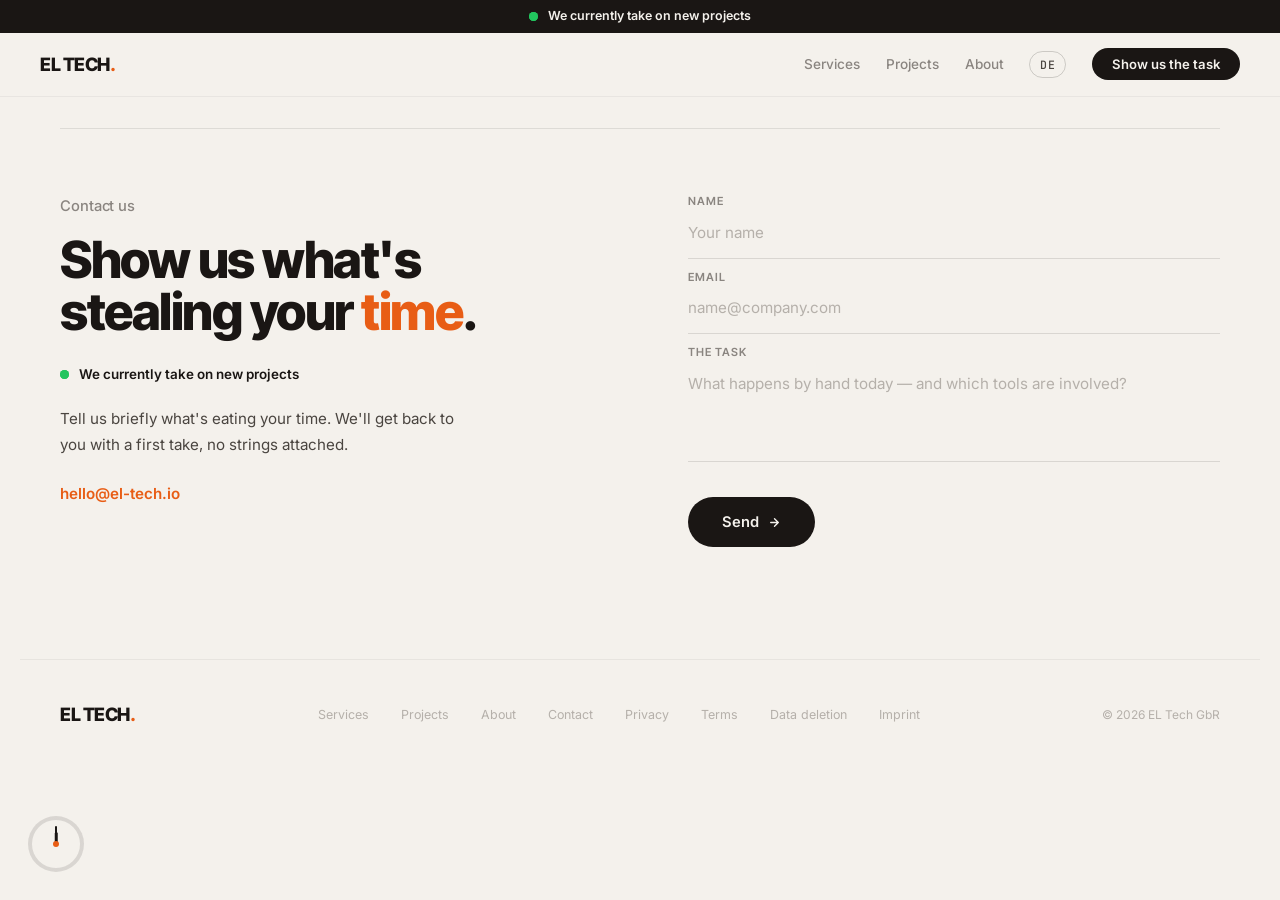
<file: kontakt.html>
<!DOCTYPE html>
<html lang="de">
<head>
<meta charset="UTF-8">
<meta name="viewport" content="width=device-width, initial-scale=1.0">
<title>Kontakt · EL Tech</title>
<meta name="description" content="Zeig uns die eine Aufgabe, die dir Zeit raubt. Wir melden uns unverbindlich mit einer ersten Einschätzung. hello@el-tech.io">
<meta name="robots" content="index, follow, max-image-preview:large, max-snippet:-1">
<link rel="canonical" href="https://el-tech.io/kontakt">
<meta name="theme-color" content="#f4f1ec">
<link rel="icon" href="data:image/svg+xml,%3Csvg%20xmlns='http://www.w3.org/2000/svg'%20viewBox='0%200%2032%2032'%3E%3Crect%20width='32'%20height='32'%20rx='7'%20fill='%231a1614'/%3E%3Ctext%20x='13'%20y='21'%20font-family='Arial,sans-serif'%20font-size='13'%20font-weight='700'%20fill='%23f4f1ec'%20text-anchor='middle'%3EEL%3C/text%3E%3Ccircle%20cx='25'%20cy='22'%20r='2.4'%20fill='%23e85d15'/%3E%3C/svg%3E">
<meta property="og:type" content="website">
<meta property="og:site_name" content="EL Tech">
<meta property="og:locale" content="de_DE">
<meta property="og:url" content="https://el-tech.io/kontakt">
<meta property="og:title" content="Kontakt · EL Tech">
<meta property="og:description" content="Beschreib kurz, was bei dir gerade Zeit frisst. Wir melden uns mit einer ersten Einschätzung.">
<meta property="og:image" content="https://el-tech.io/og.png">
<meta name="twitter:card" content="summary_large_image">
<meta name="twitter:title" content="Kontakt · EL Tech">
<meta name="twitter:description" content="Beschreib kurz, was bei dir gerade Zeit frisst. Wir melden uns mit einer ersten Einschätzung.">
<meta name="twitter:image" content="https://el-tech.io/og.png">
<link rel="preconnect" href="https://fonts.googleapis.com"><link rel="preconnect" href="https://fonts.gstatic.com" crossorigin>
<link href="https://fonts.googleapis.com/css2?family=Inter:wght@400;500;600;700&family=Inter+Tight:wght@500;600;700;800;900&family=JetBrains+Mono:wght@400;500&display=swap" rel="stylesheet">
<link rel="stylesheet" href="styles.css">
</head>
<body data-title-de="Kontakt · EL Tech" data-title-en="Contact · EL Tech">

<div class="mini-clock" id="miniClock" aria-hidden="true"><div class="mc-ring" id="mcRing"></div><div class="mc-hand mc-hour" id="mcHour"></div><div class="mc-hand mc-min" id="mcMin"></div><div class="mc-center"></div></div>

<div class="site-header">
<div class="announce"><div class="slot" id="slotNav"><span class="slot-mark"></span><span class="slot-text"></span></div></div>
<nav id="nav">
  <a href="/" class="logo">EL TECH<span>.</span></a>
  <ul class="nav-links" id="navLinks">
    <li><a data-i18n="nav.services" href="leistungen">Leistungen</a></li>
    <li><a data-i18n="nav.work" href="projekte">Projekte</a></li>
    <li><a data-i18n="nav.about" href="ueber-uns">Über uns</a></li>
    <li><button id="langToggle" class="lang-toggle" onclick="toggleLang()" aria-label="Switch language">EN</button></li>
    <li><a data-i18n="nav.cta" href="kontakt" class="nav-cta">Aufgabe zeigen</a></li>
  </ul>
  <button class="hamburger" onclick="toggleMenu()" aria-label="Menü"><span></span><span></span><span></span></button>
</nav>
</div>

<section class="contact-wrap reveal" id="kontakt" style="padding-top:8rem">
  <div class="contact-card">
    <div class="contact-left">
      <span class="contact-kicker" data-i18n="contact.kicker">Kontakt</span>
      <h2 data-i18n-html="contact.h2">Zeig uns, was dir die <span class="u-accent">Zeit</span> raubt.</h2>
      <div class="slot" id="slotContact"><span class="slot-mark"></span><span class="slot-text"></span></div>
      <p data-i18n="contact.p">Beschreib kurz, was bei dir gerade Zeit frisst. Wir melden uns unverbindlich mit einer ersten Einschätzung.</p>
      <a href="mailto:hello@el-tech.io" class="email-link">hello@el-tech.io</a>
    </div>
    <form class="cform" onsubmit="handleContact(event)">
      <input type="hidden" name="access_key" value="9e9e08b6-dc4b-4a57-869c-c9b2c33e552d">
      <input type="hidden" name="subject" value="Neue Anfrage über el-tech.io">
      <input type="hidden" name="from_name" value="EL Tech Website">
      <input type="checkbox" name="botcheck" style="display:none" tabindex="-1" autocomplete="off" aria-hidden="true">
      <label class="field"><span class="field-label" data-i18n="form.name">Name</span><input class="inp" type="text" name="name" data-i18n-ph="form.name_ph" placeholder="Dein Name" autocomplete="name" required></label>
      <label class="field"><span class="field-label" data-i18n="form.email">E-Mail</span><input class="inp" type="email" name="email" placeholder="name@firma.de" data-i18n-ph="form.email_ph" autocomplete="email" required></label>
      <label class="field"><span class="field-label" data-i18n="form.task">Die Aufgabe</span><textarea name="message" data-i18n-ph="form.task_ph" placeholder="Was passiert heute von Hand — und welche Tools sind im Spiel?" required></textarea></label>
      <button class="btn btn-dark" type="submit"><span data-i18n="form.send">Absenden</span><svg width="13" height="13" viewBox="0 0 24 24" fill="none" stroke="currentColor" stroke-width="2.5" stroke-linecap="round" stroke-linejoin="round"><path d="M5 12h14M12 5l7 7-7 7"/></svg></button>
      <div class="form-status" id="formStatus" data-i18n="form.status">Danke, wir melden uns innerhalb von 48 Stunden bei dir.</div>
    </form>
  </div>
</section>

<footer>
  <a href="/" class="logo">EL TECH<span>.</span></a>
  <div class="footer-links">
    <a href="leistungen" data-i18n="nav.services">Leistungen</a>
    <a href="projekte" data-i18n="nav.work">Projekte</a>
    <a href="ueber-uns" data-i18n="nav.about">Über uns</a>
    <a href="kontakt" data-i18n="footer.contact">Kontakt</a>
    <a href="datenschutz" data-i18n="footer.privacy">Datenschutz</a>
    <a href="agb" data-i18n="footer.terms">AGB</a>
    <a href="datenloeschung" data-i18n="footer.deletion">Datenlöschung</a>
    <a href="impressum" data-i18n="footer.imprint">Impressum</a>
  </div>
  <div class="footer-copy">© 2026 EL Tech GbR</div>
</footer>
<script src="app.js"></script>
</body>
</html>
</file>
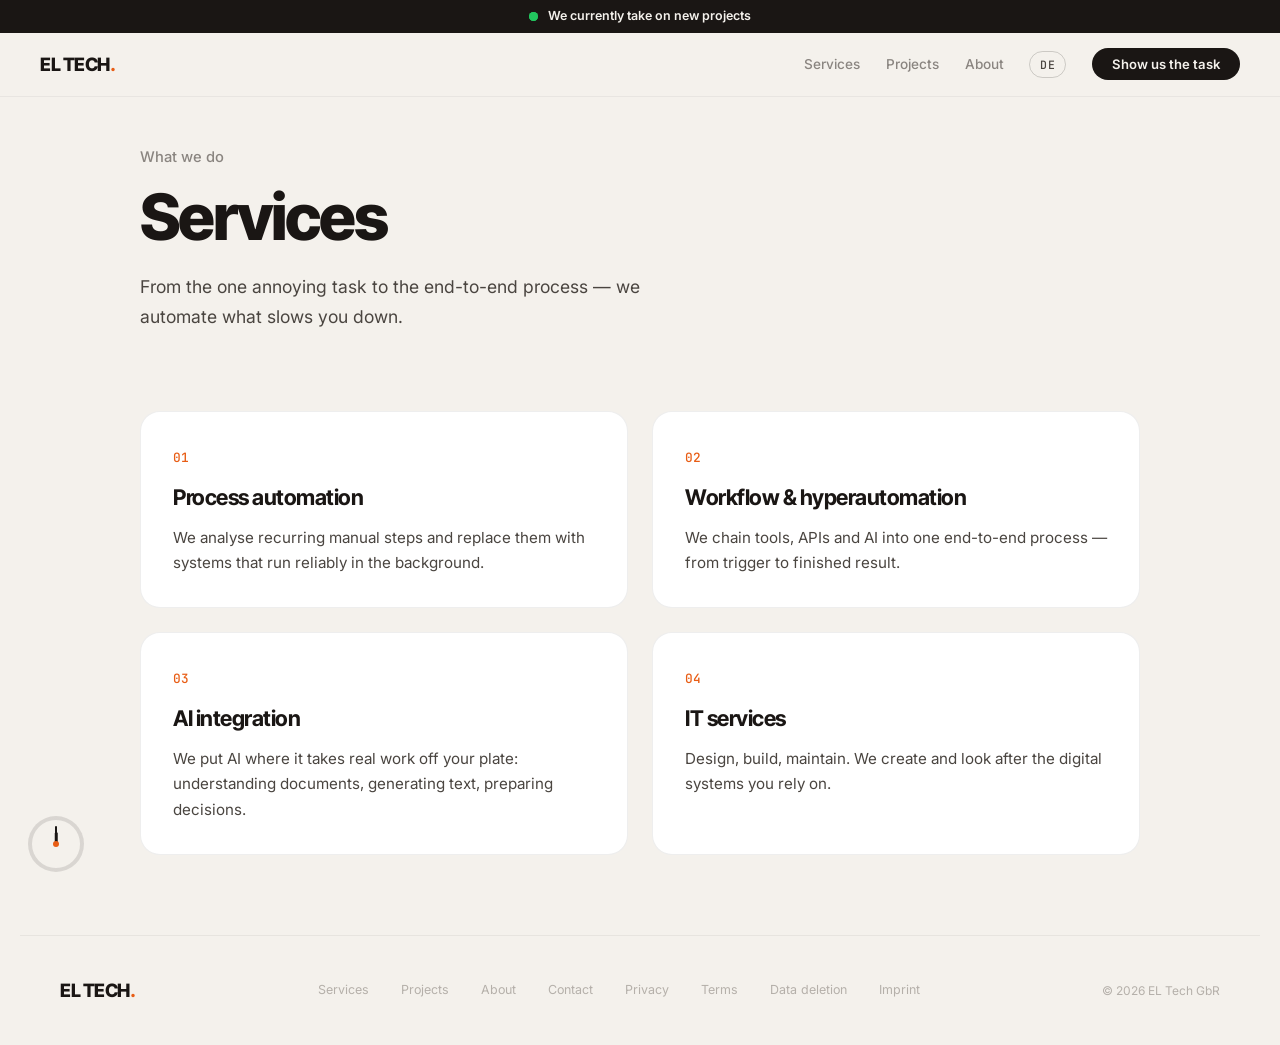
<file: leistungen.html>
<!DOCTYPE html>
<html lang="de">
<head>
<meta charset="UTF-8">
<meta name="viewport" content="width=device-width, initial-scale=1.0">
<title>Leistungen · EL Tech Automatisierung & IT</title>
<meta name="description" content="Prozessautomatisierung, Workflow- & Hyperautomatisierung, KI-Integration und IT-Dienstleistungen — EL Tech automatisiert, was dich aufhält.">
<meta name="robots" content="index, follow, max-image-preview:large, max-snippet:-1">
<link rel="canonical" href="https://el-tech.io/leistungen">
<meta name="theme-color" content="#f4f1ec">
<link rel="icon" href="data:image/svg+xml,%3Csvg%20xmlns='http://www.w3.org/2000/svg'%20viewBox='0%200%2032%2032'%3E%3Crect%20width='32'%20height='32'%20rx='7'%20fill='%231a1614'/%3E%3Ctext%20x='13'%20y='21'%20font-family='Arial,sans-serif'%20font-size='13'%20font-weight='700'%20fill='%23f4f1ec'%20text-anchor='middle'%3EEL%3C/text%3E%3Ccircle%20cx='25'%20cy='22'%20r='2.4'%20fill='%23e85d15'/%3E%3C/svg%3E">
<meta property="og:type" content="website">
<meta property="og:site_name" content="EL Tech">
<meta property="og:locale" content="de_DE">
<meta property="og:url" content="https://el-tech.io/leistungen">
<meta property="og:title" content="Leistungen · EL Tech Automatisierung & IT">
<meta property="og:description" content="Von der einen nervigen Aufgabe bis zum durchgängigen Prozess — wir automatisieren, was dich aufhält.">
<meta property="og:image" content="https://el-tech.io/og.png">
<meta name="twitter:card" content="summary_large_image">
<meta name="twitter:title" content="Leistungen · EL Tech Automatisierung & IT">
<meta name="twitter:description" content="Von der einen nervigen Aufgabe bis zum durchgängigen Prozess — wir automatisieren, was dich aufhält.">
<meta name="twitter:image" content="https://el-tech.io/og.png">
<link rel="preconnect" href="https://fonts.googleapis.com"><link rel="preconnect" href="https://fonts.gstatic.com" crossorigin>
<link href="https://fonts.googleapis.com/css2?family=Inter:wght@400;500;600;700&family=Inter+Tight:wght@500;600;700;800;900&family=JetBrains+Mono:wght@400;500&display=swap" rel="stylesheet">
<link rel="stylesheet" href="styles.css">
</head>
<body data-title-de="Leistungen · EL Tech Automatisierung & IT" data-title-en="Services · EL Tech Automation & IT">

<div class="mini-clock" id="miniClock" aria-hidden="true"><div class="mc-ring" id="mcRing"></div><div class="mc-hand mc-hour" id="mcHour"></div><div class="mc-hand mc-min" id="mcMin"></div><div class="mc-center"></div></div>

<div class="site-header">
<div class="announce"><div class="slot" id="slotNav"><span class="slot-mark"></span><span class="slot-text"></span></div></div>
<nav id="nav">
  <a href="/" class="logo">EL TECH<span>.</span></a>
  <ul class="nav-links" id="navLinks">
    <li><a data-i18n="nav.services" href="leistungen">Leistungen</a></li>
    <li><a data-i18n="nav.work" href="projekte">Projekte</a></li>
    <li><a data-i18n="nav.about" href="ueber-uns">Über uns</a></li>
    <li><button id="langToggle" class="lang-toggle" onclick="toggleLang()" aria-label="Switch language">EN</button></li>
    <li><a data-i18n="nav.cta" href="kontakt" class="nav-cta">Aufgabe zeigen</a></li>
  </ul>
  <button class="hamburger" onclick="toggleMenu()" aria-label="Menü"><span></span><span></span><span></span></button>
</nav>
</div>

<section class="page-hero reveal">
  <span class="kicker" data-i18n="services.kicker">Was wir machen</span>
  <h1 data-i18n="services.title">Leistungen</h1>
  <p class="lead" data-i18n="services.lead">Von der einen nervigen Aufgabe bis zum durchgängigen Prozess — wir automatisieren, was dich aufhält.</p>
</section>
<section class="services reveal">
  <div class="services-grid">
    <div class="service-card"><span class="num">01</span><h3 data-i18n="services.s1.t">Prozessautomatisierung</h3><p data-i18n="services.s1.d">Wir analysieren wiederkehrende Handgriffe und ersetzen sie durch Systeme, die zuverlässig im Hintergrund laufen.</p></div>
    <div class="service-card"><span class="num">02</span><h3 data-i18n="services.s2.t">Workflow- &amp; Hyperautomatisierung</h3><p data-i18n="services.s2.d">Wir verketten Tools, APIs und KI zu einem durchgängigen Prozess — vom Auslöser bis zum erledigten Ergebnis.</p></div>
    <div class="service-card"><span class="num">03</span><h3 data-i18n="services.s3.t">KI-Integration</h3><p data-i18n="services.s3.d">Wir bringen KI dahin, wo sie echte Arbeit abnimmt: Dokumente verstehen, Texte erzeugen, Entscheidungen vorbereiten.</p></div>
    <div class="service-card"><span class="num">04</span><h3 data-i18n="services.s4.t">IT-Dienstleistungen</h3><p data-i18n="services.s4.d">Konzeption, Umsetzung, Wartung. Wir bauen und betreuen die digitalen Systeme, auf die du dich verlässt.</p></div>
  </div>
</section>

<footer>
  <a href="/" class="logo">EL TECH<span>.</span></a>
  <div class="footer-links">
    <a href="leistungen" data-i18n="nav.services">Leistungen</a>
    <a href="projekte" data-i18n="nav.work">Projekte</a>
    <a href="ueber-uns" data-i18n="nav.about">Über uns</a>
    <a href="kontakt" data-i18n="footer.contact">Kontakt</a>
    <a href="datenschutz" data-i18n="footer.privacy">Datenschutz</a>
    <a href="agb" data-i18n="footer.terms">AGB</a>
    <a href="datenloeschung" data-i18n="footer.deletion">Datenlöschung</a>
    <a href="impressum" data-i18n="footer.imprint">Impressum</a>
  </div>
  <div class="footer-copy">© 2026 EL Tech GbR</div>
</footer>
<script src="app.js"></script>
</body>
</html>
</file>
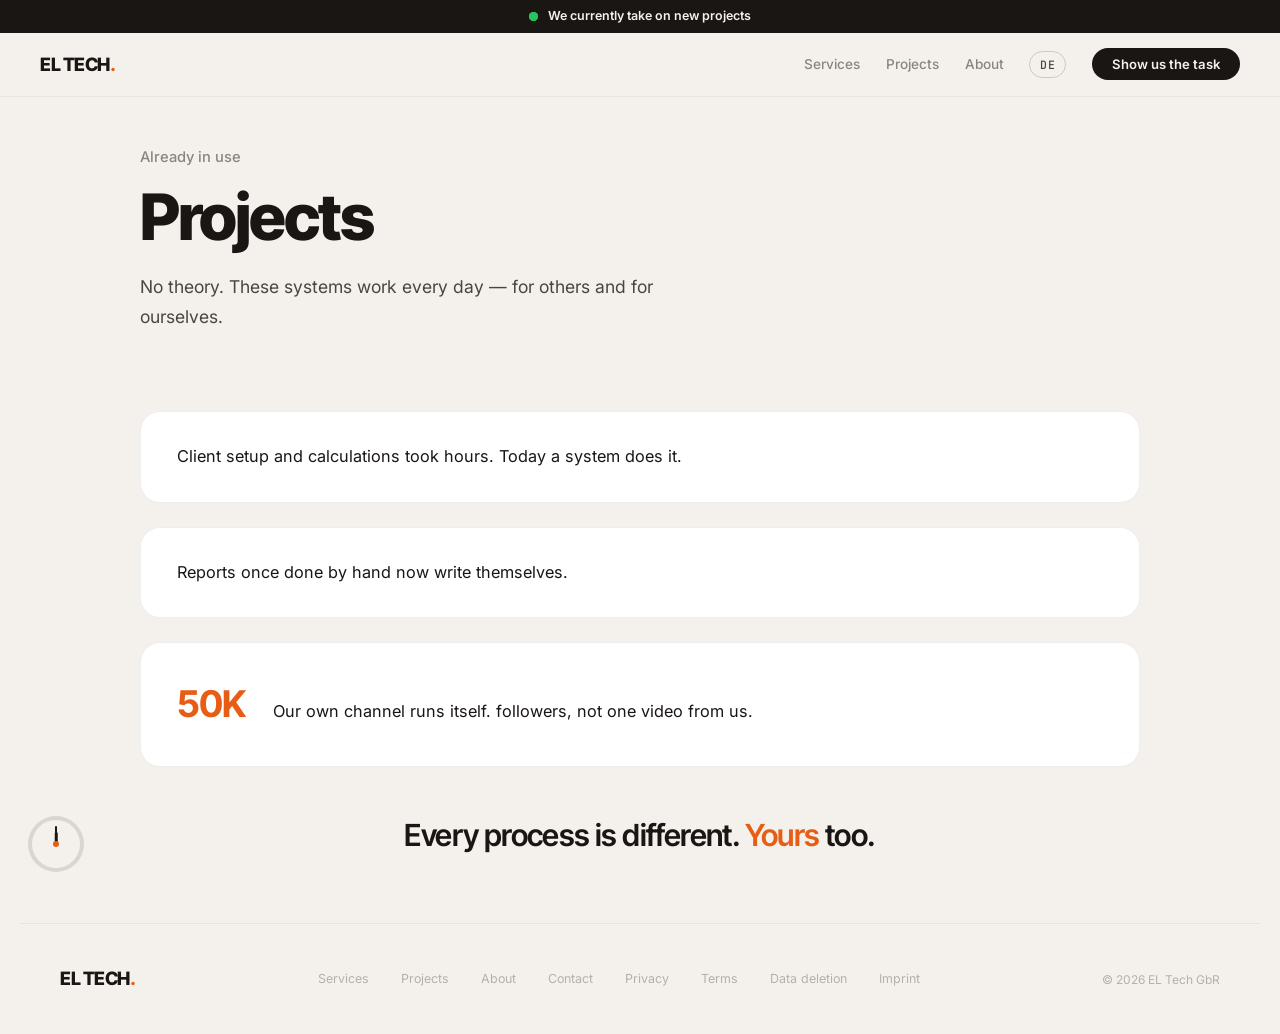
<file: projekte.html>
<!DOCTYPE html>
<html lang="de">
<head>
<meta charset="UTF-8">
<meta name="viewport" content="width=device-width, initial-scale=1.0">
<title>Projekte · EL Tech</title>
<meta name="description" content="Echte Automatisierungen im Einsatz: von stundenlangen Berechnungen über automatische Berichte bis zu 50.000 Followern mit vollautomatisierter Content-Erstellung.">
<meta name="robots" content="index, follow, max-image-preview:large, max-snippet:-1">
<link rel="canonical" href="https://el-tech.io/projekte">
<meta name="theme-color" content="#f4f1ec">
<link rel="icon" href="data:image/svg+xml,%3Csvg%20xmlns='http://www.w3.org/2000/svg'%20viewBox='0%200%2032%2032'%3E%3Crect%20width='32'%20height='32'%20rx='7'%20fill='%231a1614'/%3E%3Ctext%20x='13'%20y='21'%20font-family='Arial,sans-serif'%20font-size='13'%20font-weight='700'%20fill='%23f4f1ec'%20text-anchor='middle'%3EEL%3C/text%3E%3Ccircle%20cx='25'%20cy='22'%20r='2.4'%20fill='%23e85d15'/%3E%3C/svg%3E">
<meta property="og:type" content="website">
<meta property="og:site_name" content="EL Tech">
<meta property="og:locale" content="de_DE">
<meta property="og:url" content="https://el-tech.io/projekte">
<meta property="og:title" content="Projekte · EL Tech">
<meta property="og:description" content="Keine Theorie. Diese Systeme arbeiten täglich — bei anderen und bei uns selbst.">
<meta property="og:image" content="https://el-tech.io/og.png">
<meta name="twitter:card" content="summary_large_image">
<meta name="twitter:title" content="Projekte · EL Tech">
<meta name="twitter:description" content="Keine Theorie. Diese Systeme arbeiten täglich — bei anderen und bei uns selbst.">
<meta name="twitter:image" content="https://el-tech.io/og.png">
<link rel="preconnect" href="https://fonts.googleapis.com"><link rel="preconnect" href="https://fonts.gstatic.com" crossorigin>
<link href="https://fonts.googleapis.com/css2?family=Inter:wght@400;500;600;700&family=Inter+Tight:wght@500;600;700;800;900&family=JetBrains+Mono:wght@400;500&display=swap" rel="stylesheet">
<link rel="stylesheet" href="styles.css">
</head>
<body data-title-de="Projekte · EL Tech" data-title-en="Projects · EL Tech">

<div class="mini-clock" id="miniClock" aria-hidden="true"><div class="mc-ring" id="mcRing"></div><div class="mc-hand mc-hour" id="mcHour"></div><div class="mc-hand mc-min" id="mcMin"></div><div class="mc-center"></div></div>

<div class="site-header">
<div class="announce"><div class="slot" id="slotNav"><span class="slot-mark"></span><span class="slot-text"></span></div></div>
<nav id="nav">
  <a href="/" class="logo">EL TECH<span>.</span></a>
  <ul class="nav-links" id="navLinks">
    <li><a data-i18n="nav.services" href="leistungen">Leistungen</a></li>
    <li><a data-i18n="nav.work" href="projekte">Projekte</a></li>
    <li><a data-i18n="nav.about" href="ueber-uns">Über uns</a></li>
    <li><button id="langToggle" class="lang-toggle" onclick="toggleLang()" aria-label="Switch language">EN</button></li>
    <li><a data-i18n="nav.cta" href="kontakt" class="nav-cta">Aufgabe zeigen</a></li>
  </ul>
  <button class="hamburger" onclick="toggleMenu()" aria-label="Menü"><span></span><span></span><span></span></button>
</nav>
</div>

<section class="page-hero reveal">
  <span class="kicker" data-i18n="work.kicker">Bereits im Einsatz</span>
  <h1 data-i18n="work.title">Projekte</h1>
  <p class="lead" data-i18n="work.lead">Keine Theorie. Diese Systeme arbeiten täglich — bei anderen und bei uns selbst.</p>
</section>
<section class="cases-page reveal">
  <div class="cases-list">
    <div class="case-card"><p data-i18n="case1.title">Kundenanlage und Berechnungen kosteten Stunden. Heute übernimmt sie ein System.</p></div>
    <div class="case-card"><p data-i18n="case2.title">Berichte, früher von Hand, schreiben sich heute selbst.</p></div>
    <div class="case-card"><span class="big"><b data-count="50" data-suffix="K">0</b></span><p><span data-i18n="case3.a">Unser eigener Kanal läuft von allein.</span> <span data-i18n="case3.b">Follower, kein Video von uns.</span></p></div>
  </div>
  <p class="cases-close" data-i18n-html="case.more">Jeder Prozess ist anders. Auch <em>deiner</em>.</p>
</section>

<footer>
  <a href="/" class="logo">EL TECH<span>.</span></a>
  <div class="footer-links">
    <a href="leistungen" data-i18n="nav.services">Leistungen</a>
    <a href="projekte" data-i18n="nav.work">Projekte</a>
    <a href="ueber-uns" data-i18n="nav.about">Über uns</a>
    <a href="kontakt" data-i18n="footer.contact">Kontakt</a>
    <a href="datenschutz" data-i18n="footer.privacy">Datenschutz</a>
    <a href="agb" data-i18n="footer.terms">AGB</a>
    <a href="datenloeschung" data-i18n="footer.deletion">Datenlöschung</a>
    <a href="impressum" data-i18n="footer.imprint">Impressum</a>
  </div>
  <div class="footer-copy">© 2026 EL Tech GbR</div>
</footer>
<script src="app.js"></script>
</body>
</html>
</file>
<file: styles.css>
:root {
  --bg: #f4f1ec;
  --surface: #fff;
  --ink: #1a1614;
  --ink-soft: #4a4540;
  --ink-muted: #8a8580;
  --ink-faint: #b5b0aa;
  --accent: #e85d15;
  --accent-soft: rgba(232,93,21,0.06);
  --avail: #22c55e;
  --display: 'Inter Tight', sans-serif;
  --body: 'Inter', sans-serif;
  --mono: 'JetBrains Mono', ui-monospace, monospace;
  --r: 12px;
  --rl: 20px;
}

* { margin: 0; padding: 0; box-sizing: border-box; }
html { scroll-behavior: smooth; }
body {
  font-family: var(--body);
  background: var(--bg);
  color: var(--ink);
  line-height: 1.6;
  -webkit-font-smoothing: antialiased;
  overflow-x: hidden;
}
::selection { background: var(--accent); color: #fff; }
:focus-visible { outline: 2px solid var(--accent); outline-offset: 3px; border-radius: 6px; }
.inp:focus-visible, .cform textarea:focus-visible, .task-input:focus-visible { outline: none; }

/* ─── MINI CLOCK (whole-page time indicator) ─── */
.mini-clock { position: fixed; left: 28px; bottom: 28px; width: 56px; height: 56px; z-index: 60; border-radius: 50%; }
.mc-ring { position: absolute; inset: 0; border-radius: 50%; background: conic-gradient(var(--accent) calc(var(--p,0) * 1%), rgba(26,22,20,0.12) 0); transition: background 0.1s linear; }
.mc-ring::after { content: ''; position: absolute; inset: 4px; border-radius: 50%; background: var(--bg); transition: background 0.4s; }
.mini-clock.on-dark .mc-ring { background: conic-gradient(var(--accent) calc(var(--p,0) * 1%), rgba(244,241,236,0.18) 0); }
.mini-clock.on-dark .mc-ring::after { background: var(--ink); }
.mc-hand { position: absolute; left: 50%; bottom: 50%; transform-origin: 50% 100%; background: var(--ink); border-radius: 3px; z-index: 1; transition: background 0.4s; }
.mc-min { width: 2px; height: 33%; }
.mc-hour { width: 2.5px; height: 21%; }
.mini-clock.on-dark .mc-hand { background: var(--bg); }
.mc-center { position: absolute; left: 50%; top: 50%; width: 6px; height: 6px; margin: -3px 0 0 -3px; border-radius: 50%; background: var(--accent); z-index: 2; }
@media (max-width: 640px) { .mini-clock { display: none; } }

/* ─── HEADER ─── */
.site-header { position: fixed; top: 0; left: 0; right: 0; z-index: 100; }
.announce { background: var(--ink); color: var(--bg); display: flex; align-items: center; justify-content: center; padding: 0.4rem 1.5rem; text-align: center; }
.announce .slot-text { color: var(--bg); font-size: 0.78rem; font-weight: 600; }
.announce .slot.closed .slot-text { color: rgba(244,241,236,0.6); }
.announce .slot.closed .slot-mark { background: rgba(244,241,236,0.45); }
nav {
  position: relative; z-index: 1; display: flex; justify-content: space-between; align-items: center;
  padding: 1.05rem 2.5rem; background: rgba(244,241,236,0.96);
  border-bottom: 1px solid rgba(26,22,20,0.05); transition: background 0.4s, border-color 0.4s, color 0.4s;
}
nav.inv { background: rgba(26,22,20,0.7); border-bottom-color: rgba(244,241,236,0.08); }
nav.inv .logo, nav.inv .nav-links a { color: var(--bg); }
nav.inv .lang-toggle { border-color: rgba(244,241,236,0.25); color: var(--bg); }
.logo { font-family: var(--display); font-size: 1.15rem; font-weight: 800; color: var(--ink); text-decoration: none; letter-spacing: -0.5px; }
.logo span { color: var(--accent); }
.nav-links { display: flex; align-items: center; gap: 1.6rem; list-style: none; }
.nav-links a { color: var(--ink-muted); text-decoration: none; font-size: 0.85rem; font-weight: 500; transition: color 0.2s; }
.nav-links a:hover { color: var(--accent); }
.lang-toggle { background: transparent; border: 1px solid rgba(26,22,20,0.18); color: var(--ink-soft); font-family: var(--mono); font-size: 0.72rem; font-weight: 500; letter-spacing: 1px; padding: 0.32rem 0.6rem; border-radius: 100px; cursor: pointer; transition: border-color 0.2s, color 0.2s; }
.lang-toggle:hover { border-color: var(--accent); color: var(--accent); }
.nav-cta { background: var(--ink) !important; color: var(--bg) !important; padding: 0.5rem 1.25rem !important; border-radius: 100px !important; font-weight: 600 !important; font-size: 0.82rem !important; transition: background 0.25s, color 0.25s !important; }
nav.inv .nav-cta { background: var(--accent) !important; color: #fff !important; }
.nav-cta:hover { background: var(--accent) !important; color: #fff !important; }
.hamburger { display: none; flex-direction: column; gap: 5px; cursor: pointer; background: none; border: none; padding: 4px; }
.hamburger span { width: 22px; height: 2px; background: var(--ink); border-radius: 2px; transition: 0.3s; }
nav.inv .hamburger span { background: var(--bg); }

/* ─── SLOT ─── */
.slot { display: inline-flex; align-items: center; gap: 0.6rem; }
.slot-mark { position: relative; width: 9px; height: 9px; flex-shrink: 0; border-radius: 50%; background: var(--avail); }
.slot-mark::after { content: ''; position: absolute; inset: 0; border-radius: 50%; background: var(--avail); animation: ping 2.4s cubic-bezier(0,0,0.2,1) infinite; }
.slot-text { font-size: 0.84rem; font-weight: 600; color: var(--ink); }
.slot.closed .slot-mark { background: var(--ink-faint); }
.slot.closed .slot-mark::after { display: none; }
.slot.closed .slot-text { color: var(--ink-muted); font-weight: 500; }
@keyframes ping { 70%, 100% { transform: scale(2.6); opacity: 0; } }

.u-accent { color: var(--accent); }

/* label */
.label { font-family: var(--mono); font-size: 0.72rem; font-weight: 500; letter-spacing: 3px; text-transform: uppercase; color: var(--accent); }

/* ─── BUTTONS ─── */
.btn { display: inline-flex; align-items: center; gap: 0.6rem; padding: 1rem 2.1rem; border-radius: 100px; font-family: var(--body); font-size: 0.92rem; font-weight: 600; text-decoration: none; cursor: pointer; border: none; position: relative; overflow: hidden; transition: color 0.3s; }
.btn::before { content: ''; position: absolute; inset: 0; transform: translateX(-101%); transition: transform 0.4s cubic-bezier(0.4,0,0.2,1); border-radius: 100px; }
.btn:hover::before { transform: translateX(0); }
.btn > * { position: relative; z-index: 1; }
.btn-dark { background: var(--ink); color: var(--bg); }
.btn-dark::before { background: var(--accent); }
.btn-dark:hover { color: #fff; }

/* ─── HERO ─── */
.hero { position: relative; min-height: 100svh; display: flex; flex-direction: column; justify-content: center; padding: 8rem 2.5rem 5rem; max-width: 1240px; margin: 0 auto; width: 100%; overflow: hidden; }
.hero-content { position: relative; z-index: 1; max-width: 1100px; will-change: transform; }
.hero-h1 { font-family: var(--display); font-size: clamp(4.2rem, 13vw, 11.5rem); font-weight: 800; line-height: 0.86; letter-spacing: -5px; color: var(--ink); margin-bottom: 2rem; opacity: 0; animation: fadeUp 0.9s ease forwards 0.15s; }
.hero-h1 .ln { display: block; }
.hero-h1 .ln2 { display: inline-block; position: relative; }
.o-wrap { position: relative; display: inline-block; }
.o-letter { display: inline-block; vertical-align: baseline; opacity: 0; }
.clock-o { position: absolute; left: 0; top: 0; border: 2px solid var(--accent); border-radius: 50%; box-sizing: border-box; pointer-events: none; z-index: 4; opacity: 0; }
.clock-o.live { opacity: 1; animation: clockIn 0.9s ease forwards 0.15s; }
@keyframes clockIn { from { opacity: 0; } to { opacity: 1; } }
.clock-o.dot { background: var(--accent); }
.clock-o.dot i { opacity: 0; }
.clock-o i { position: absolute; background: var(--accent); display: block; }
.clock-o .oc-min { left: 50%; bottom: 50%; width: 1.6px; height: 33%; transform-origin: 50% 100%; transform: translateX(-50%) rotate(56deg); border-radius: 2px; }
.clock-o .oc-hour { left: 50%; bottom: 50%; width: 2px; height: 23%; transform-origin: 50% 100%; transform: translateX(-50%) rotate(-44deg); border-radius: 2px; }
.clock-o .oc-dot { left: 50%; top: 50%; width: 16%; height: 16%; transform: translate(-50%, -50%); border-radius: 50%; }
.hero-h1 .ul { position: absolute; left: 0; bottom: -0.08em; height: 0.06em; width: 100%; background: var(--accent); transform: scaleX(0); transform-origin: left; border-radius: 4px; }
.hero-h1 .ul.drawn { transform: scaleX(1); transition: transform 0.9s cubic-bezier(.3,0,.2,1); }
.hero-sub { font-size: clamp(1.1rem, 1.9vw, 1.45rem); color: var(--ink-soft); font-weight: 400; letter-spacing: -0.3px; margin-bottom: 2.8rem; max-width: 34ch; opacity: 0; animation: fadeUp 0.9s ease forwards 0.95s; }
.hero-cta-wrap { display: inline-block; opacity: 0; animation: fadeUp 0.9s ease forwards 1.1s; }
.hero-cta-wrap .btn { transition: color 0.3s; will-change: transform; }

/* ─── TASK / SYSTEM FLOW ─── */
.task-screen { position: relative; min-height: 100svh; display: flex; flex-direction: column; justify-content: center; align-items: center; text-align: center; padding: 8rem 2rem; max-width: 1100px; margin: 0 auto; }
.task-lead { display: inline-block; position: relative; z-index: 1; margin-bottom: 1.4rem; font-family: var(--body); font-size: clamp(1.05rem, 2.4vw, 1.5rem); font-weight: 500; color: var(--ink-muted); letter-spacing: -0.2px; }
.task-q { position: relative; z-index: 1; font-family: var(--display); font-size: clamp(2rem, 5vw, 3.7rem); font-weight: 800; line-height: 1.04; letter-spacing: -1.5px; color: var(--ink); max-width: 18ch; margin-bottom: 3rem; }
.flow { position: relative; z-index: 1; width: 100%; max-width: 760px; }
.task-field { position: relative; display: flex; align-items: center; gap: 0.5rem; border-bottom: 2px solid rgba(26,22,20,0.15); padding-bottom: 1rem; min-height: 64px; transition: border-color 0.3s; max-width: 640px; margin: 0 auto; }
.task-field:focus-within { border-bottom-color: var(--accent); }
.task-input { flex: 1; background: transparent; border: none; outline: none; font-family: var(--display); font-size: clamp(1.3rem, 3.5vw, 2rem); font-weight: 600; color: var(--ink); text-align: center; letter-spacing: -0.5px; width: 100%; }
.task-input::placeholder { color: var(--ink-faint); font-weight: 500; }
.task-go { flex-shrink: 0; width: 46px; height: 46px; border-radius: 50%; border: none; background: var(--ink); color: var(--bg); cursor: pointer; display: flex; align-items: center; justify-content: center; transition: background 0.25s, transform 0.25s; }
.task-go:hover { background: var(--accent); transform: scale(1.08); }
.task-hint { font-family: var(--mono); font-size: 0.72rem; letter-spacing: 1px; color: var(--ink-faint); margin-top: 1.4rem; text-transform: uppercase; }
.flow.done .task-field, .flow.done .task-hint { display: none; }
.task-ack { display: none; font-family: var(--display); font-weight: 600; font-size: clamp(1.1rem, 2.4vw, 1.6rem); color: var(--ink); letter-spacing: -0.4px; line-height: 1.25; max-width: 22ch; margin: 0 auto; }
.flow.done .task-ack { display: block; animation: fadeUp 0.5s ease forwards; }
.solution { position: relative; min-height: 92svh; display: flex; flex-direction: column; justify-content: center; align-items: center; text-align: center; padding: 8rem 2rem; max-width: 1100px; margin: 0 auto; }
.solution-lead { font-family: var(--display); font-size: clamp(2rem, 5vw, 3.4rem); font-weight: 800; letter-spacing: -1.5px; line-height: 1.05; color: var(--ink); max-width: 16ch; margin-bottom: 3.2rem; }
.pipe { display: block; width: 100%; }
.pipe-caption { margin-bottom: 1rem; display: inline-block; }
.pipe-rail { position: relative; max-width: 660px; margin: 0 auto; padding-top: 64px; }
.pipe-chip { position: absolute; top: 0; left: 12.5%; transform: translateX(-50%); display: inline-flex; align-items: center; gap: 0.45rem; white-space: nowrap; background: var(--accent); color: #fff; font-family: var(--display); font-weight: 600; font-size: clamp(0.95rem, 2.2vw, 1.25rem); padding: 0.45rem 1rem; border-radius: 100px; letter-spacing: -0.3px; box-shadow: 0 12px 26px -10px rgba(232,93,21,0.55); transition: left 0.6s cubic-bezier(0.45,0,0.15,1); }
.pipe-line2 { position: relative; height: 12px; margin-bottom: 14px; }
.pipe-base { position: absolute; top: 50%; left: 12.5%; right: 12.5%; height: 2px; transform: translateY(-50%); background: rgba(26,22,20,0.12); }
.pipe-prog { position: absolute; top: 50%; left: 12.5%; width: 0; height: 2px; transform: translateY(-50%); background: var(--accent); transition: width 0.6s cubic-bezier(0.45,0,0.15,1); }
.dot { position: absolute; top: 50%; width: 11px; height: 11px; border-radius: 50%; background: rgba(26,22,20,0.16); transform: translate(-50%, -50%); transition: background 0.4s, box-shadow 0.4s; }
.dot.on { background: var(--accent); box-shadow: 0 0 0 5px rgba(232,93,21,0.13); }
.pipe-labels { display: grid; grid-template-columns: repeat(4, 1fr); }
.pipe-labels span { font-family: var(--display); font-weight: 600; font-size: clamp(0.78rem, 1.6vw, 0.95rem); color: var(--ink-faint); text-align: center; letter-spacing: -0.2px; transition: color 0.4s; }
.pipe-labels span.on { color: var(--ink); }
.pipe-result { margin-top: 2.8rem; font-family: var(--display); font-weight: 600; font-size: clamp(1.15rem, 2.6vw, 1.7rem); color: var(--ink); letter-spacing: -0.4px; opacity: 0; transform: translateY(12px); transition: opacity 0.6s ease, transform 0.6s ease; }
.pipe-result.show { opacity: 1; transform: translateY(0); }
.pipe-result b { color: var(--accent); font-weight: 600; }

/* ─── SCENE: clock that runs when it enters view (no scroll-lock) ─── */
.scene { position: relative; min-height: 100svh; background: var(--ink); overflow: hidden; }
.scene-stage { position: relative; min-height: 100svh; overflow: hidden; display: flex; align-items: center; justify-content: center; color: var(--bg); }
.scene-label { position: absolute; top: 14%; left: 0; right: 0; text-align: center; color: var(--accent); }
.scene-task { position: absolute; top: calc(14% + 2.2rem); left: 0; right: 0; text-align: center; font-family: var(--mono); font-size: 0.8rem; letter-spacing: 0.5px; color: rgba(244,241,236,0.55); }
.scene-task b { color: var(--accent); font-weight: 500; }
.clock { position: relative; width: clamp(210px, 38vw, 430px); aspect-ratio: 1; }
.clock-face { position: absolute; inset: 0; border-radius: 50%; border: 2px solid rgba(244,241,236,0.16); transition: border-color 0.6s ease, box-shadow 0.6s ease; }
.clock.resolved .clock-face { border-color: var(--accent); box-shadow: 0 0 60px -10px rgba(232,93,21,0.6); }
.tick { position: absolute; left: 50%; top: 0; width: 2px; height: 10px; background: rgba(244,241,236,0.22); transform-origin: 50% calc(clamp(105px,19vw,215px)); margin-left: -1px; }
.hand { position: absolute; left: 50%; bottom: 50%; transform-origin: 50% 100%; background: var(--bg); border-radius: 6px; transition: background 0.6s ease; }
.hand.h-min { width: 3px; height: 40%; }
.hand.h-hour { width: 4px; height: 26%; }
.clock.resolved .hand { background: var(--accent); }
.clock-center { position: absolute; left: 50%; top: 50%; width: 14px; height: 14px; margin: -7px 0 0 -7px; border-radius: 50%; background: var(--bg); z-index: 2; transition: background 0.6s ease; }
.clock.resolved .clock-center { background: var(--accent); }
.scene-beats { position: absolute; bottom: 13%; left: 0; right: 0; text-align: center; padding: 0 1.5rem; height: 4.5em; }
.beat { position: absolute; left: 0; right: 0; margin: 0 auto; font-family: var(--display); font-weight: 700; font-size: clamp(1.5rem, 4vw, 3rem); letter-spacing: -1px; line-height: 1.1; max-width: 20ch; color: var(--bg); opacity: 0; transform: translateY(14px); transition: opacity 0.5s ease, transform 0.5s ease; }
.beat.on { opacity: 1; transform: translateY(0); }
.beat b { color: var(--accent); font-weight: 700; }

/* ─── PROOF (dark contrast switch — the POC stands out) ─── */
.proof { position: relative; min-height: 92svh; display: flex; align-items: center; padding: 9rem 2.5rem; background: var(--ink); color: var(--bg); }
.proof-inner { max-width: 860px; margin: 0 auto; width: 100%; }
.proof-lead { font-family: var(--display); font-size: clamp(1.9rem, 4.2vw, 3.1rem); font-weight: 800; letter-spacing: -1.6px; line-height: 1.08; color: var(--bg); max-width: 18ch; margin-bottom: clamp(2.6rem, 5vw, 4rem); }
.proof-lead em { font-style: normal; color: var(--accent); }
.cases { display: flex; flex-direction: column; gap: clamp(1.3rem, 2.4vw, 1.9rem); }
.case { font-family: var(--body); font-size: clamp(1.05rem, 1.6vw, 1.3rem); font-weight: 400; line-height: 1.5; color: rgba(244,241,236,0.62); max-width: 46ch; }
.case b { font-family: var(--display); font-weight: 800; color: var(--accent); font-variant-numeric: tabular-nums; }
.proof-close { margin-top: clamp(2.6rem, 5vw, 4rem); font-family: var(--display); font-size: clamp(1.4rem, 2.8vw, 2.2rem); font-weight: 600; letter-spacing: -1px; line-height: 1.15; color: var(--bg); }
.proof-close em { font-style: normal; color: var(--accent); position: relative; }
.proof-close em::after { content: ''; position: absolute; left: 0; bottom: -0.16em; height: 0.06em; width: 100%; background: var(--accent); border-radius: 4px; transform: scaleX(0); transform-origin: left; animation: ulLoop 3.4s cubic-bezier(.5,0,.2,1) infinite; }
@keyframes ulLoop { 0% { transform: scaleX(0); transform-origin: left; } 36% { transform: scaleX(1); transform-origin: left; } 60% { transform: scaleX(1); transform-origin: right; } 100% { transform: scaleX(0); transform-origin: right; } }

/* ─── CONTACT ─── */
.contact-wrap { padding: 4rem 2.5rem 7rem; max-width: 1240px; margin: 0 auto; scroll-margin-top: 90px; }
.contact-card { border-top: 1px solid rgba(26,22,20,0.1); padding: 4rem 0 0; display: grid; grid-template-columns: 1fr 1fr; gap: 6rem; }
.contact-kicker { display: inline-block; font-family: var(--body); font-size: 0.92rem; font-weight: 500; color: var(--ink-muted); letter-spacing: -0.1px; margin-bottom: 0.9rem; }
.contact-left h2 { font-family: var(--display); font-size: clamp(2.2rem, 4vw, 3.2rem); font-weight: 800; color: var(--ink); letter-spacing: -1.5px; line-height: 1.02; margin-bottom: 1.5rem; max-width: 12ch; }
.contact-left .slot { margin-bottom: 1.3rem; }
.contact-left p { font-size: 0.95rem; color: var(--ink-soft); line-height: 1.65; margin-bottom: 1.5rem; max-width: 40ch; }
.email-link { display: inline-flex; align-items: center; gap: 0.5rem; font-size: 0.95rem; font-weight: 600; color: var(--accent); text-decoration: none; transition: opacity 0.2s; }
.email-link:hover { opacity: 0.7; }
.cform { display: flex; flex-direction: column; }
.cform .field { display: flex; flex-direction: column; }
.cform .field + .field { margin-top: 0.6rem; }
.field-label { font-family: var(--display); font-size: 0.7rem; font-weight: 600; letter-spacing: 1px; text-transform: uppercase; color: var(--ink-muted); }
.inp, .cform textarea { background: transparent; border: none; border-bottom: 1.5px solid rgba(26,22,20,0.12); padding: 0.75rem 0 1rem; color: var(--ink); font-family: var(--body); font-size: 0.95rem; outline: none; transition: border-color 0.25s; width: 100%; }
.cform textarea { resize: none; min-height: 100px; }
.inp:focus, .cform textarea:focus { border-bottom-color: var(--accent); }
.inp::placeholder, .cform textarea::placeholder { color: var(--ink-faint); }
.cform .btn { margin-top: 2.2rem; align-self: flex-start; }
.form-status { font-size: 0.85rem; color: var(--accent); display: none; margin-top: 1rem; }

/* ─── FOUNDERS ─── */
.founders { padding: 7rem 2.5rem; max-width: 1080px; margin: 0 auto; scroll-margin-top: 90px; }
.founders-kicker { display: inline-block; font-family: var(--body); font-size: 0.92rem; font-weight: 500; color: var(--ink-muted); margin-bottom: 0.9rem; }
.founders-lead { font-family: var(--display); font-size: clamp(1.9rem, 4vw, 3rem); font-weight: 800; letter-spacing: -1.5px; line-height: 1.05; color: var(--ink); max-width: 20ch; margin-bottom: 2rem; }
.founders-lead em { font-style: normal; color: var(--accent); }
.founders-story { max-width: 60ch; margin-bottom: clamp(3rem, 6vw, 4.5rem); }
.founders-story p { font-size: 1.02rem; color: var(--ink-soft); line-height: 1.75; margin-bottom: 1.1rem; }
.founders-story b { color: var(--ink); font-weight: 700; }
.founders-grid { display: grid; grid-template-columns: 1fr 1fr; gap: 2.5rem; }
.founder-card { background: var(--surface); border: 1px solid rgba(26,22,20,0.07); border-radius: var(--rl); padding: 1.1rem 1.1rem 1.6rem; transition: transform 0.3s ease, box-shadow 0.3s ease; }
.founder-card:hover { transform: translateY(-4px); box-shadow: 0 18px 40px -22px rgba(26,22,20,0.35); }
.founder-photo { position: relative; aspect-ratio: 4 / 5; border-radius: var(--r); overflow: hidden; background: var(--accent); margin-bottom: 1.3rem; }
.founder-photo img { width: 100%; height: 100%; object-fit: cover; filter: grayscale(1) contrast(1.02); transition: filter 0.45s ease, transform 0.6s ease; }
.founder-card:hover .founder-photo img { filter: grayscale(0); transform: scale(1.03); }
.founder-card h3 { font-family: var(--display); font-size: 1.35rem; font-weight: 700; color: var(--ink); letter-spacing: -0.5px; padding: 0 0.3rem; }
.founder-role { font-size: 0.9rem; font-weight: 600; color: var(--accent); margin: 0.2rem 0 0.8rem; padding: 0 0.3rem; }
.founder-bio { font-size: 0.92rem; color: var(--ink-soft); line-height: 1.6; padding: 0 0.3rem; margin-bottom: 1rem; }
.founder-link { display: inline-flex; align-items: center; gap: 0.35rem; font-size: 0.85rem; font-weight: 600; color: var(--ink-muted); text-decoration: none; padding: 0 0.3rem; transition: color 0.2s; }
.founder-link:hover { color: var(--accent); }

/* ─── FOOTER ─── */
footer { border-top: 1px solid rgba(26,22,20,0.06); padding: 2.5rem; max-width: 1240px; margin: 0 auto; display: flex; justify-content: space-between; align-items: center; gap: 2rem; flex-wrap: wrap; }
.footer-links { display: flex; gap: 2rem; flex-wrap: wrap; }
.footer-links a { color: var(--ink-faint); text-decoration: none; font-size: 0.78rem; transition: color 0.2s; }
.footer-links a:hover { color: var(--ink); }
.footer-copy { font-size: 0.75rem; color: var(--ink-faint); }

/* ─── LEGAL ─── */
.legal-page { display: none; padding: 8rem 2.5rem 6rem; max-width: 720px; margin: 0 auto; }
.legal-page.active { display: block; }
.back-link { display: inline-flex; align-items: center; gap: 0.4rem; color: var(--ink-muted); text-decoration: none; font-size: 0.84rem; font-weight: 500; margin-bottom: 2.5rem; transition: color 0.2s; }
.back-link:hover { color: var(--ink); }
.legal-page h1 { font-family: var(--display); font-size: 2.5rem; font-weight: 800; color: var(--ink); letter-spacing: -1.5px; margin-bottom: 0.5rem; }
.legal-meta { font-size: 0.82rem; color: var(--ink-faint); margin-bottom: 3rem; padding-bottom: 2rem; border-bottom: 1px solid rgba(26,22,20,0.08); }
.legal-page h2 { font-size: 1.05rem; font-weight: 600; color: var(--ink); margin-top: 2.25rem; margin-bottom: 0.65rem; }
.legal-page p, .legal-page li { font-size: 0.9rem; color: var(--ink-soft); margin-bottom: 0.65rem; line-height: 1.75; }
.legal-page ul { list-style: none; padding-left: 0; }
.legal-page li::before { content: ''; display: inline-block; width: 5px; height: 5px; border-radius: 50%; background: var(--ink-faint); margin-right: 0.75rem; margin-bottom: 1px; vertical-align: middle; }
.legal-page a { color: var(--accent); }

/* ─── REVEAL ─── */
.reveal { opacity: 0; transform: translateY(28px); transition: opacity 0.8s ease, transform 0.8s ease; }
.reveal.in { opacity: 1; transform: translateY(0); }
@keyframes fadeUp { from { opacity: 0; transform: translateY(22px); } to { opacity: 1; transform: translateY(0); } }

@media (prefers-reduced-motion: reduce) {
  *, *::after, *::before { animation-duration: 0.001ms !important; animation-iteration-count: 1 !important; }
  .reveal { transition: opacity 0.4s ease; transform: none; }
  .proof-close em::after, .cases-close em::after { transform: scaleX(1) !important; }
  html { scroll-behavior: auto; }
}

/* ─── RESPONSIVE ─── */
@media (max-width: 900px) {
  .proof-grid { grid-template-columns: 1fr; gap: 2.5rem; }
  .contact-card { grid-template-columns: 1fr; gap: 3rem; }
  .founders-grid { grid-template-columns: 1fr; gap: 1.75rem; }
}
@media (max-width: 640px) {
  nav { padding: 1rem 1.5rem; }
  .nav-links { display: none; }
  .hamburger { display: flex; }
  .nav-links.open { display: flex; flex-direction: column; align-items: flex-start; position: absolute; top: 100%; left: 0; right: 0; background: rgba(244,241,236,0.99); padding: 1.5rem; border-bottom: 1px solid rgba(26,22,20,0.06); gap: 1.1rem; }
  .hero { padding: 7rem 1.5rem 5rem; }
  .hero h1 { letter-spacing: -2px; }
  .scroll-cue { left: 1.5rem; } .hero-clock { right: 1.5rem; }
  .task-screen, .proof { padding: 6rem 1.5rem; }
  .pipe-track { grid-template-columns: 1fr 1fr; gap: 2rem 0; }
  .pipe-line { display: none; }
  .scene { height: 200vh; }
  .contact-wrap { padding: 3rem 1.5rem 5rem; }
  .contact-card { padding: 3rem 0 0; gap: 2.5rem; }
  footer { flex-direction: column; align-items: flex-start; }
}


/* ─── SUBPAGES ─── */
.page-hero { max-width: 1080px; margin: 0 auto; padding: 9rem 2.5rem 2rem; }
.page-hero .kicker { display: inline-block; font-family: var(--body); font-size: 0.92rem; font-weight: 500; color: var(--ink-muted); margin-bottom: 0.9rem; }
.page-hero h1 { font-family: var(--display); font-size: clamp(2.4rem, 5vw, 4rem); font-weight: 800; letter-spacing: -2px; line-height: 1.02; color: var(--ink); max-width: 16ch; }
.page-hero .lead { font-size: 1.1rem; color: var(--ink-soft); line-height: 1.7; max-width: 52ch; margin-top: 1.4rem; }
.page-hero em { font-style: normal; color: var(--accent); }

.services { max-width: 1080px; margin: 0 auto; padding: 3rem 2.5rem 5rem; }
.services-grid { display: grid; grid-template-columns: 1fr 1fr; gap: 1.5rem; }
.service-card { background: var(--surface); border: 1px solid rgba(26,22,20,0.07); border-radius: var(--rl); padding: 2rem; transition: transform 0.3s ease, box-shadow 0.3s ease; }
.service-card:hover { transform: translateY(-4px); box-shadow: 0 18px 40px -22px rgba(26,22,20,0.35); }
.service-card .num { font-family: var(--mono); font-size: 0.8rem; color: var(--accent); font-weight: 500; }
.service-card h3 { font-family: var(--display); font-size: 1.35rem; font-weight: 700; color: var(--ink); letter-spacing: -0.5px; margin: 0.6rem 0 0.7rem; }
.service-card p { font-size: 0.95rem; color: var(--ink-soft); line-height: 1.65; }

.cta-band { max-width: 1080px; margin: 0 auto; padding: 5rem 2.5rem 7rem; text-align: center; }
.cta-band h2 { font-family: var(--display); font-size: clamp(1.8rem, 4vw, 2.8rem); font-weight: 800; letter-spacing: -1.4px; color: var(--ink); max-width: 20ch; margin: 0 auto 1rem; line-height: 1.05; }
.cta-band em { font-style: normal; color: var(--accent); }
.cta-band p { font-size: 1rem; color: var(--ink-soft); max-width: 46ch; margin: 0 auto 2rem; line-height: 1.6; }

.cases-page { max-width: 1080px; margin: 0 auto; padding: 3rem 2.5rem 4rem; }
.cases-list { display: grid; gap: 1.5rem; }
.case-card { background: var(--surface); border: 1px solid rgba(26,22,20,0.07); border-radius: var(--rl); padding: 2rem 2.25rem; display: flex; align-items: baseline; gap: 1.75rem; }
.case-card .big { font-family: var(--display); font-size: clamp(1.6rem, 3vw, 2.3rem); font-weight: 800; color: var(--accent); letter-spacing: -1px; white-space: nowrap; }
.case-card p { font-size: 1.02rem; color: var(--ink); line-height: 1.55; }
.cases-close { text-align: center; font-family: var(--display); font-size: clamp(1.3rem, 2.6vw, 1.9rem); font-weight: 600; letter-spacing: -0.6px; color: var(--ink); margin-top: 2.75rem; }
.cases-close em { font-style: normal; color: var(--accent); position: relative; }
.cases-close em::after { content: ''; position: absolute; left: 0; bottom: -0.16em; height: 0.06em; width: 100%; background: var(--accent); border-radius: 4px; transform: scaleX(0); transform-origin: left; animation: ulLoop 3.4s cubic-bezier(.5,0,.2,1) infinite; }

@media (max-width: 900px) {
  .services-grid { grid-template-columns: 1fr; }
  .case-card { flex-direction: column; gap: 0.6rem; }
}

/* ─── LEGAL: zweisprachig (DE/EN Umschaltung via <html lang>) ─── */
[data-lang="en"] { display: none; }
html[lang="en"] [data-lang="de"] { display: none; }
html[lang="en"] [data-lang="en"] { display: block; }
</file>
